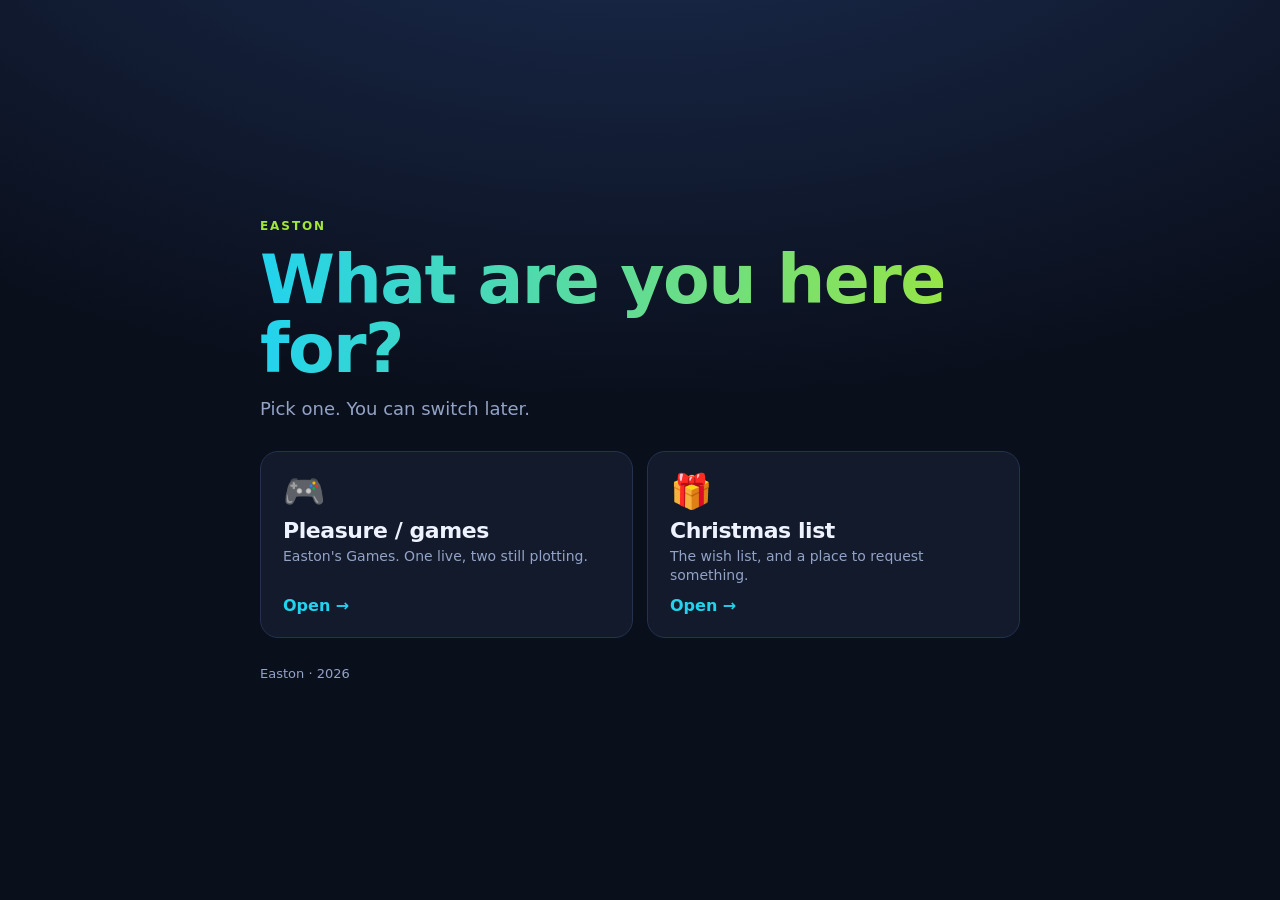
<file: index.html>
<!DOCTYPE html>
<html lang="en">
<head>
<meta charset="utf-8">
<meta name="viewport" content="width=device-width,initial-scale=1">
<meta name="theme-color" content="#0a0f1c">
<title>What are you here for? · Easton</title>
<style>
  :root{--bg:#0a0f1c;--card:#121a2c;--line:#24324f;--txt:#eef3ff;--muted:#93a3c6;--a:#22d3ee;--b:#a3e635;color-scheme:dark}
  *{box-sizing:border-box}
  [hidden]{display:none !important}
  body{margin:0;min-height:100vh;min-height:100dvh;display:flex;align-items:center;justify-content:center;font-family:-apple-system,system-ui,Segoe UI,Roboto,sans-serif;background:radial-gradient(1100px 600px at 50% -200px,#1d2f55,var(--bg));color:var(--txt);padding:max(28px,env(safe-area-inset-top)) 20px max(28px,env(safe-area-inset-bottom))}
  .gate{width:min(760px,100%)}
  .kicker{margin:0;font-size:12px;font-weight:800;letter-spacing:.16em;text-transform:uppercase;color:var(--b)}
  h1{margin:12px 0 0;font-size:clamp(40px,8vw,68px);letter-spacing:-1.6px;line-height:1.02;background:linear-gradient(90deg,var(--a),var(--b));-webkit-background-clip:text;background-clip:text;color:transparent}
  .lede{margin:14px 0 0;color:var(--muted);font-size:18px;min-height:1.4em}
  .choices{margin-top:28px;display:grid;gap:14px}
  @media(min-width:720px){.choices{grid-template-columns:1fr 1fr}}
  .choice{display:flex;flex-direction:column;align-items:flex-start;gap:10px;min-height:148px;width:100%;padding:22px;border-radius:18px;background:var(--card);border:1px solid var(--line);color:inherit;text-decoration:none;font:inherit;text-align:left;cursor:pointer;transition:transform .15s,border-color .15s,box-shadow .15s}
  .choice:hover,.choice:focus-visible{transform:translateY(-4px) rotate(-.4deg);border-color:var(--a);box-shadow:0 12px 30px -10px rgba(34,211,238,.45);outline:none}
  .choice .emoji{font-size:34px;line-height:1}
  .choice strong{display:block;font-size:clamp(18px,2.4vw,22px);letter-spacing:-.02em}
  .choice small{display:block;margin-top:4px;color:var(--muted);font-size:14px;line-height:1.4}
  .choice .go{margin-top:auto;color:var(--a);font-weight:800}
  .back{margin-top:16px;background:none;border:0;color:var(--muted);font:inherit;font-size:14px;font-weight:600;cursor:pointer;padding:8px 0}
  .back:hover,.back:focus-visible{color:var(--a);outline:none}
  .note{margin:14px 0 0;color:#fdba74;font-size:14px}
  footer{margin-top:28px;color:var(--muted);font-size:13px}
  @media(prefers-reduced-motion:reduce){.choice{transition:none}}
</style>
</head>
<body>
<main class="gate">
  <p class="kicker">Easton</p>
  <h1 id="prompt" tabindex="-1">What are you here for?</h1>
  <p class="lede" id="lede">Pick one. You can switch later.</p>
  <div id="options" class="choices"></div>
  <p class="note" id="note" hidden></p>
  <button type="button" class="back" id="back" hidden>← Previous question</button>
  <noscript>
    <div class="choices">
      <a class="choice" href="games.html"><span class="emoji">🎮</span><span><strong>Pleasure / games</strong><small>Easton's Games. One live, two still plotting.</small></span></a>
      <a class="choice" href="christmas.html"><span class="emoji">🎁</span><span><strong>Christmas list</strong><small>The wish list, and a place to request something.</small></span></a>
    </div>
  </noscript>
  <footer>Easton · 2026</footer>
</main>
<script src="questions.js"></script>
<script>
(function () {
  var cfg = window.EASTON_GATE_CONFIG || { start: "", questions: {} };
  var questions = cfg.questions || {};
  var promptEl = document.getElementById("prompt");
  var ledeEl = document.getElementById("lede");
  var optionsEl = document.getElementById("options");
  var noteEl = document.getElementById("note");
  var backBtn = document.getElementById("back");
  var history = [];
  var currentId = "";

  function setNote(text) {
    noteEl.hidden = !text;
    noteEl.textContent = text || "";
  }

  function safeHref(href) {
    if (!href || typeof href !== "string") return "";
    var trimmed = href.trim();
    if (!trimmed || /^javascript:/i.test(trimmed) || /^data:/i.test(trimmed)) return "";
    return trimmed;
  }

  function optionElement(option) {
    var href = safeHref(option.href);
    var el = href ? document.createElement("a") : document.createElement("button");
    el.className = "choice";
    if (href) {
      el.href = href;
    } else {
      el.type = "button";
      el.addEventListener("click", function () {
        if (!option.next) {
          setNote("This option needs an href or a next question.");
          return;
        }
        if (!questions[option.next]) {
          setNote("No question called \u201c" + option.next + "\u201d yet. Add it to questions.js.");
          return;
        }
        show(option.next, true);
      });
    }
    if (option.emoji) {
      var emoji = document.createElement("span");
      emoji.className = "emoji";
      emoji.setAttribute("aria-hidden", "true");
      emoji.textContent = option.emoji;
      el.appendChild(emoji);
    }
    var text = document.createElement("span");
    var label = document.createElement("strong");
    label.textContent = option.label || "Option";
    text.appendChild(label);
    if (option.detail) {
      var detail = document.createElement("small");
      detail.textContent = option.detail;
      text.appendChild(detail);
    }
    el.appendChild(text);
    var go = document.createElement("span");
    go.className = "go";
    go.setAttribute("aria-hidden", "true");
    go.textContent = href ? "Open \u2192" : "Next \u2192";
    el.appendChild(go);
    return el;
  }

  function show(id, recordHistory) {
    var question = questions[id];
    if (!question) {
      promptEl.textContent = "That question is missing.";
      ledeEl.textContent = "";
      optionsEl.replaceChildren();
      setNote("Nothing is configured for \u201c" + id + "\u201d.");
      return;
    }
    if (recordHistory && currentId) history.push(currentId);
    currentId = id;
    setNote("");
    promptEl.textContent = question.prompt || "";
    ledeEl.textContent = question.lede || "";
    document.title = (question.prompt || "Easton") + " \u00b7 Easton";
    var options = Array.isArray(question.options) ? question.options : [];
    optionsEl.replaceChildren.apply(optionsEl, options.map(optionElement));
    backBtn.hidden = history.length === 0;
  }

  function back() {
    var previous = history.pop();
    if (!previous) return;
    show(previous, false);
    promptEl.focus();
  }

  backBtn.addEventListener("click", back);

  window.EastonGate = {
    config: cfg,
    show: show,
    back: back,
    state: function () {
      return { currentId: currentId, history: history.slice() };
    }
  };

  show(cfg.start, false);
})();
</script>
</body>
</html>
</file>
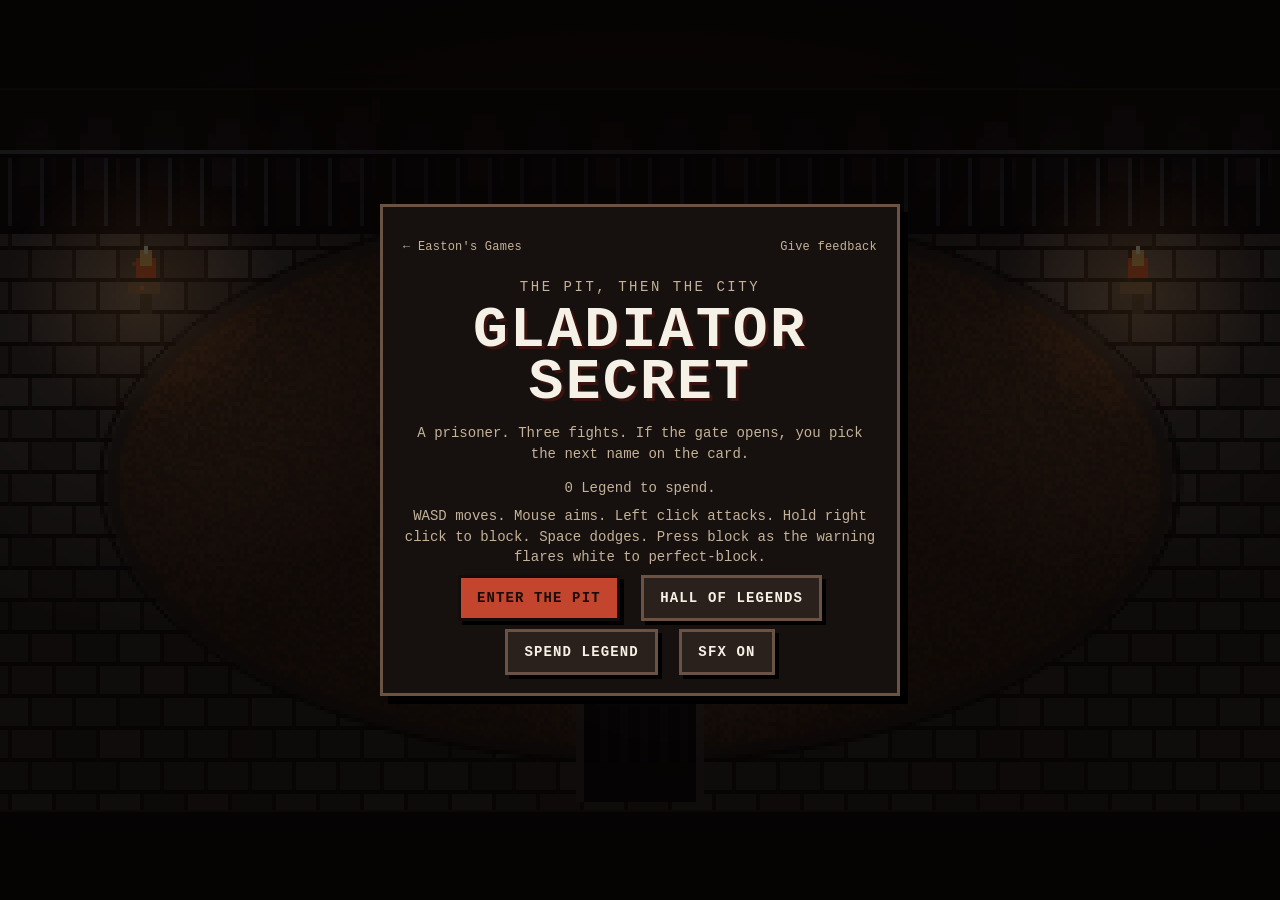
<file: gladiator-secret/index.html>
<!DOCTYPE html>
<html lang="en">
<head>
<meta charset="utf-8">
<meta name="viewport" content="width=device-width, initial-scale=1">
<title>Gladiator Secret</title>
<meta http-equiv="refresh" content="0; url=../gladiator/">
<script>window.location.replace('../gladiator/');</script>
</head>
<body>
<p><a href="../gladiator/">Gladiator Secret</a></p>
</body>
</html>
</file>
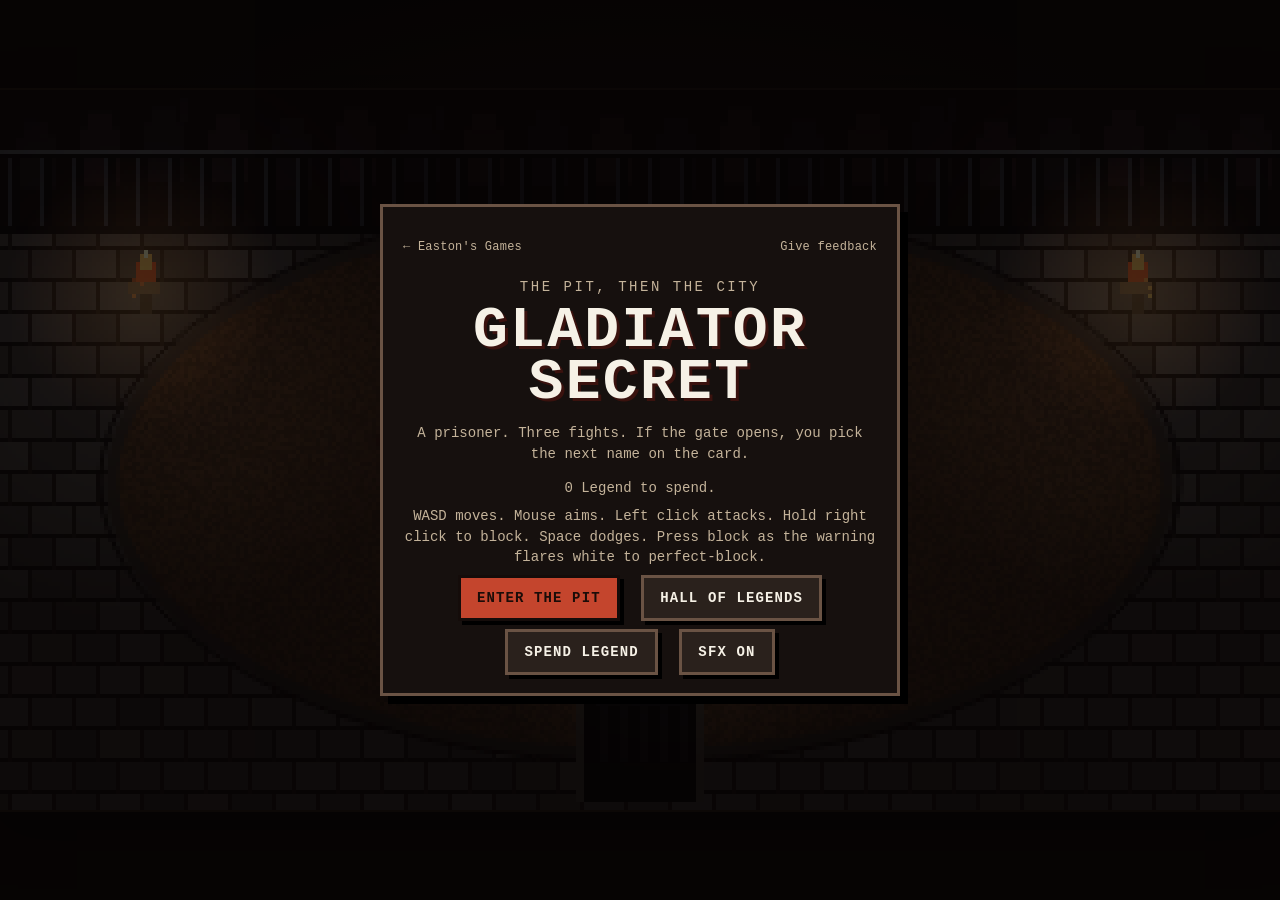
<file: gladiator/index.html>
<!DOCTYPE html>
<html lang="en">
<head>
<meta charset="utf-8">
<meta name="viewport" content="width=device-width, initial-scale=1, maximum-scale=1, user-scalable=no, viewport-fit=cover">
<meta name="theme-color" content="#140c0a">
<meta name="description" content="Gladiator Secret. A pit fight, then a career in the sand, if you live.">
<title>Gladiator Secret</title>
<link rel="icon" href="data:image/svg+xml,%3Csvg xmlns='http://www.w3.org/2000/svg' viewBox='0 0 16 16'%3E%3Crect fill='%23140c0a' width='16' height='16'/%3E%3Cpath fill='%23e8c070' d='M7 1h2v6h3v2H10v6H6V9H4V7h3z'/%3E%3C/svg%3E">
<link rel="stylesheet" href="style.css">
</head>
<body>
<div id="app" data-mode="title" data-fight="0" data-hp="100" data-stam="100" data-ehp="0">
  <div class="stage">
    <div class="frame" id="frame">
      <canvas id="game" width="320" height="180" aria-label="Gladiator Secret arena"></canvas>
      <div id="hud">
        <div class="bars">
          <div class="bar hp" id="hp-bar" role="meter" aria-label="Health" aria-valuemin="0" aria-valuemax="100" aria-valuenow="100">
            <span class="fill" id="hp-fill"></span><b>HP</b>
          </div>
          <div class="bar st" id="st-bar" role="meter" aria-label="Stamina" aria-valuemin="0" aria-valuemax="100" aria-valuenow="100">
            <span class="fill" id="st-fill"></span><b>ST</b>
          </div>
        </div>
        <div id="fight-label">
          <strong id="fight-name">Fight I</strong>
          <div class="pips" id="pips"><i></i><i></i><i></i><i></i></div>
        </div>
        <div class="hud-actions">
          <button type="button" id="btn-mute" aria-pressed="false">SFX</button>
          <button type="button" id="btn-pause">Pause</button>
        </div>
      </div>
      <p id="prompt" hidden></p>
      <div id="banner" hidden>
        <p id="banner-kicker"></p>
        <h2 id="banner-title"></h2>
        <p class="sub" id="banner-sub"></p>
      </div>
    </div>
  </div>

  <div id="hub-dock" hidden></div>

  <div id="touch" class="touch-controls" hidden>
    <div id="joy" class="joy" aria-label="Move joystick"><div id="knob" class="knob"></div></div>
    <div class="buttons">
      <button type="button" id="btn-dodge" class="act act-dodge">Dodge</button>
      <button type="button" id="btn-block" class="act act-block">Block</button>
      <button type="button" id="btn-attack" class="act act-attack">Attack</button>
    </div>
  </div>

  <div id="overlay">
    <section class="panel" id="panel-title">
      <div class="panel-nav">
        <a class="site-back" href="../games.html">← Easton's Games</a>
        <a class="site-feedback" href="feedback.html" target="_blank" rel="noopener">Give feedback</a>
      </div>
      <p class="eyebrow">The pit, then the city</p>
      <h1>Gladiator<br>Secret</h1>
      <p class="lede">A prisoner. Three fights. If the gate opens, you pick the next name on the card.</p>
      <p class="controls-line" id="title-legend"></p>
      <p class="controls-line" id="title-save" hidden></p>
      <p class="controls-line" id="title-controls"></p>
      <button type="button" class="primary" id="btn-resume-career" hidden>Resume career</button>
      <button type="button" class="primary" id="btn-start">Enter the pit</button>
      <button type="button" class="secondary" id="btn-hall">Hall of Legends</button>
      <button type="button" class="secondary" id="btn-legend">Spend Legend</button>
      <button type="button" class="secondary" id="btn-mute-title">SFX on</button>
    </section>

    <section class="panel" id="panel-pause" hidden>
      <p class="eyebrow">Paused</p>
      <h2>The pit waits</h2>
      <p class="controls-line" id="pause-controls"></p>
      <button type="button" class="primary" id="btn-resume">Resume</button>
      <button type="button" class="secondary" id="btn-restart">Restart run</button>
    </section>

    <section class="panel" id="panel-dead" hidden>
      <p class="eyebrow">Game over</p>
      <h2>Cut down</h2>
      <p id="dead-blurb">The sand keeps the body. The yard keeps the name. The next prisoner starts at the first fight.</p>
      <div class="stats" id="dead-stats"></div>
      <button type="button" class="primary" id="btn-again">From the first fight</button>
      <button type="button" class="secondary" id="btn-dead-hall">Hall</button>
      <button type="button" class="secondary" id="btn-dead-title">Title</button>
      <p class="feedback-row"><a class="site-feedback" href="feedback.html" target="_blank" rel="noopener">Give feedback</a></p>
    </section>

    <section class="panel" id="panel-champion" hidden>
      <p class="eyebrow">The card is finished</p>
      <h2>Champion of Rome</h2>
      <p id="champ-name"></p>
      <p id="champ-copy"></p>
      <button type="button" class="primary" id="btn-champ-again">A new prisoner</button>
      <button type="button" class="secondary" id="btn-champ-title">Title</button>
      <p class="feedback-row"><a class="site-feedback" href="feedback.html" target="_blank" rel="noopener">Give feedback</a></p>
    </section>

    <section class="panel" id="panel-hall" hidden>
      <div id="hall-body"></div>
      <button type="button" class="secondary" id="btn-hall-back">Back</button>
    </section>

    <section class="panel" id="panel-legend" hidden>
      <div id="legend-body"></div>
      <button type="button" class="secondary" id="btn-legend-back">Back</button>
    </section>
  </div>
</div>
<div id="sr" class="sr-only" aria-live="polite"></div>
<script src="sprites.js"></script>
<script src="career.js"></script>
<script src="game.js"></script>
</body>
</html>
</file>
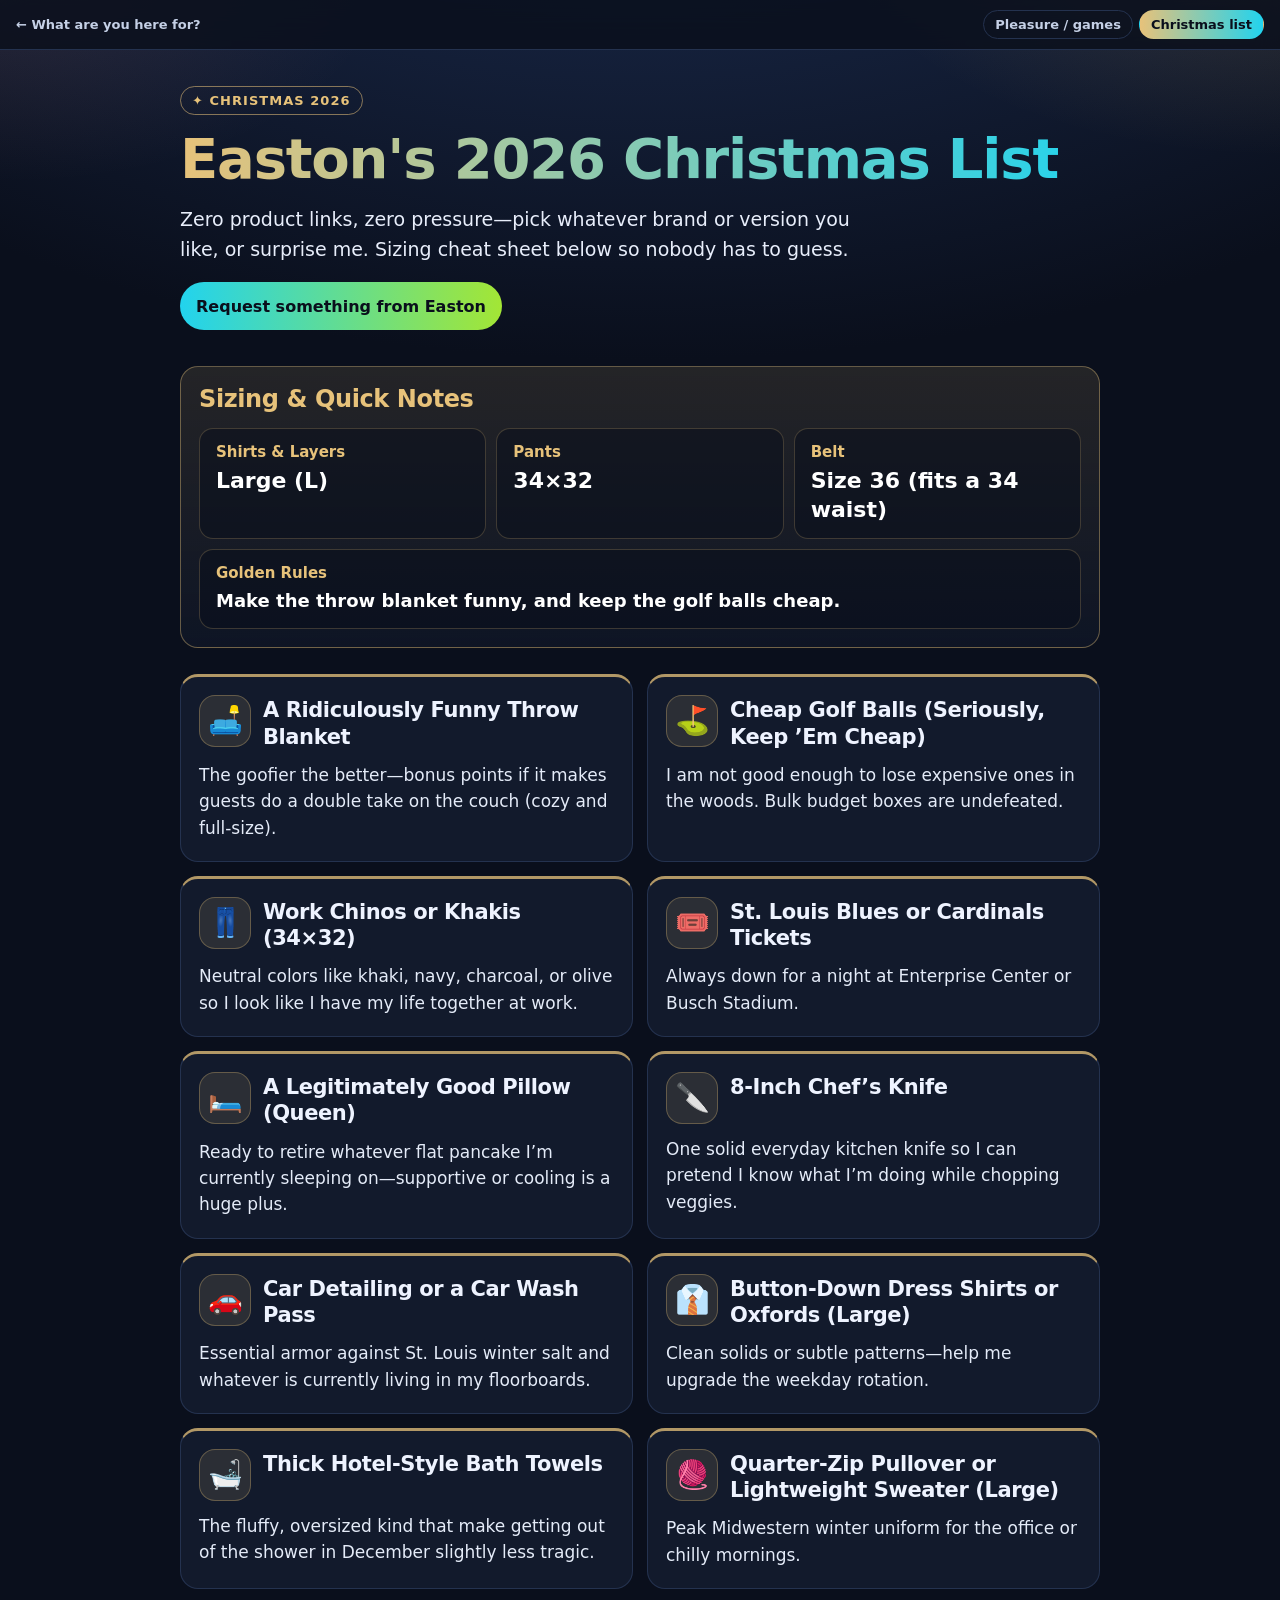
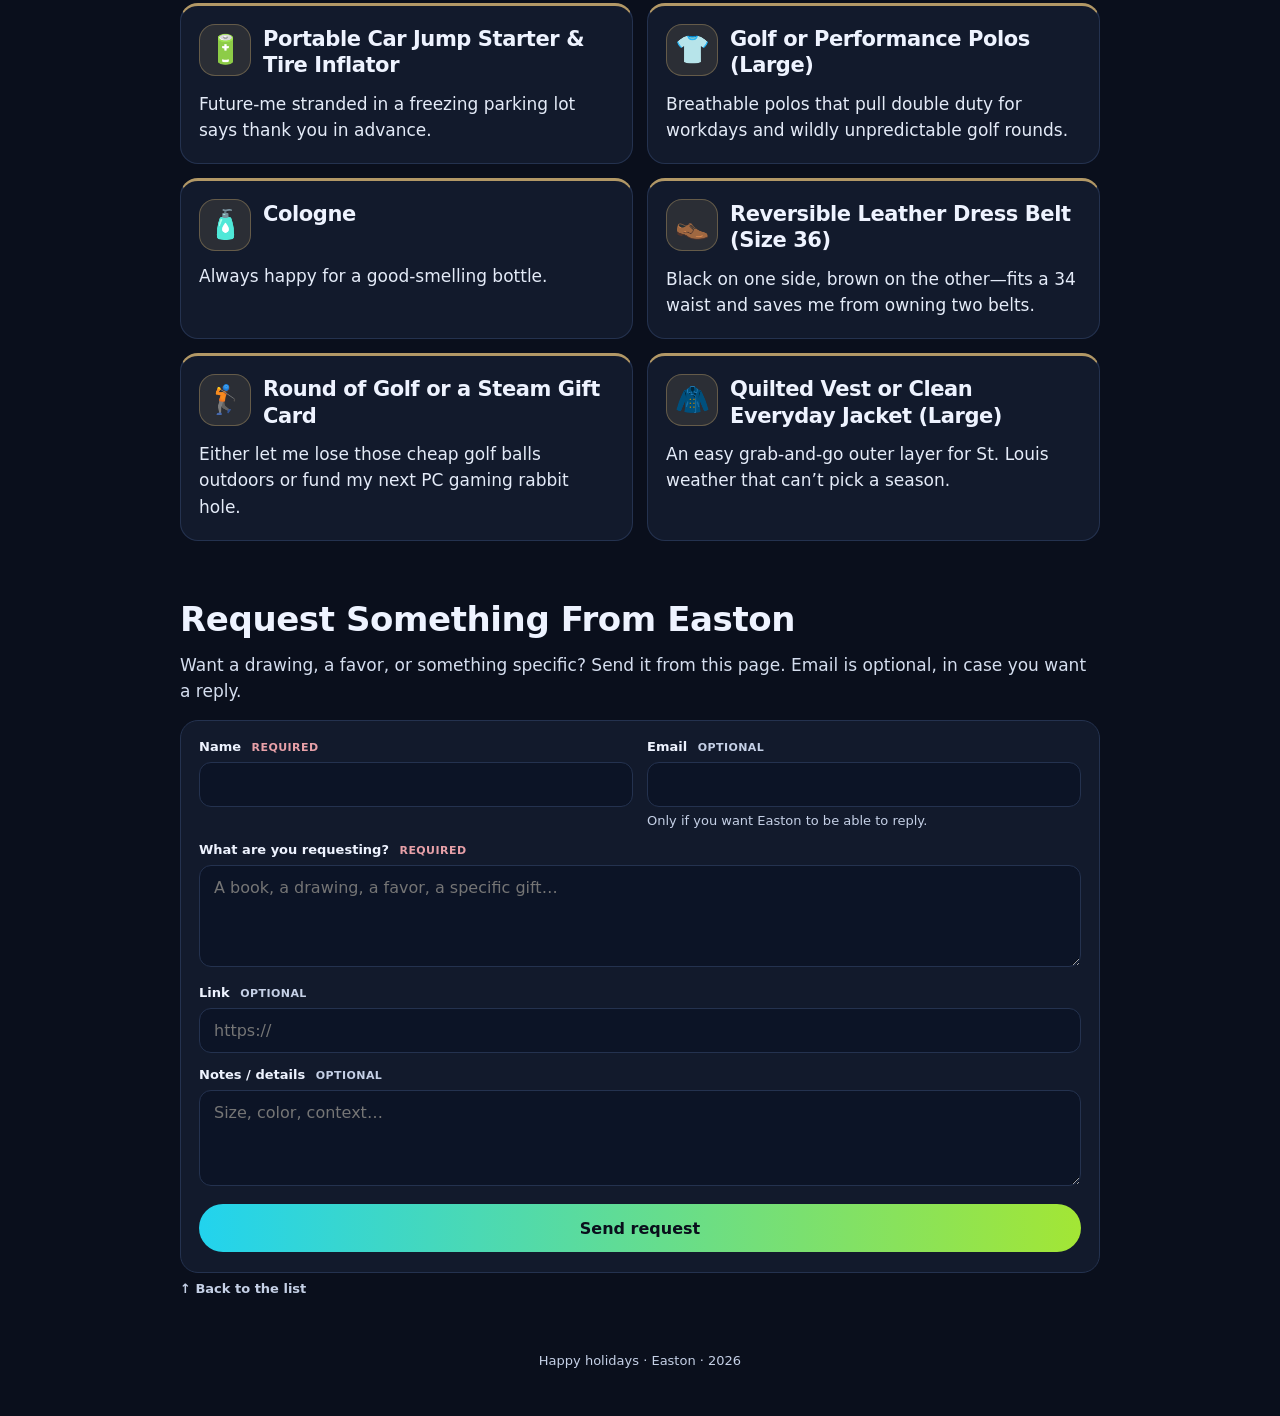
<file: christmas.html>
<!DOCTYPE html>
<html lang="en">
<head>
<meta charset="utf-8">
<meta name="viewport" content="width=device-width,initial-scale=1">
<meta name="theme-color" content="#0a0f1c">
<title>Easton's 2026 Christmas List</title>
<style>
  :root{--bg:#0a0f1c;--card:#121a2c;--line:#24324f;--txt:#eef3ff;--muted:#c5d0e6;--a:#22d3ee;--b:#a3e635;--gold:#e7c27a;--berry:#e7a0a8;color-scheme:dark}
  *{box-sizing:border-box}
  [hidden]{display:none !important}
  body{margin:0;font-family:-apple-system,system-ui,Segoe UI,Roboto,sans-serif;background:
    radial-gradient(720px 380px at 100% -80px,rgba(231,194,122,.18),transparent 62%),
    radial-gradient(640px 340px at 0% -20px,rgba(231,160,168,.12),transparent 60%),
    radial-gradient(1100px 600px at 50% -240px,#1d2f55,var(--bg));
    color:var(--txt);min-height:100vh}
  .way{display:flex;flex-wrap:wrap;align-items:center;justify-content:space-between;gap:10px 16px;padding:10px 16px;border-bottom:1px solid var(--line);background:rgba(10,15,28,.82);position:sticky;top:0;z-index:5;backdrop-filter:blur(12px)}
  .way a.front{color:var(--muted);text-decoration:none;font-size:13px;font-weight:600}
  .way a.front:hover{color:var(--a)}
  .pills{display:flex;gap:6px;flex-wrap:wrap}
  .pills a{text-decoration:none;font-size:13px;font-weight:700;color:var(--muted);border:1px solid var(--line);padding:6px 11px;border-radius:999px}
  .pills a:hover{border-color:var(--a);color:var(--txt)}
  .pills a[aria-current="page"]{color:#0a0f1c;background:linear-gradient(90deg,var(--gold),var(--a));border-color:transparent}
  a:focus-visible,button:focus-visible,input:focus-visible,textarea:focus-visible{outline:2px solid var(--a);outline-offset:2px}
  header{max-width:960px;margin:0 auto;padding:36px 20px 6px}
  .badge{display:inline-block;font-size:13px;font-weight:800;letter-spacing:.08em;text-transform:uppercase;color:var(--gold);border:1px solid rgba(231,194,122,.55);padding:6px 11px;border-radius:999px}
  h1{margin:14px 0 0;font-size:clamp(34px,6vw,56px);letter-spacing:-1.2px;line-height:1.08;background:linear-gradient(90deg,var(--gold),var(--a));-webkit-background-clip:text;background-clip:text;color:transparent}
  .lede{color:#e8eefb;margin:16px 0 0;font-size:clamp(17px,2.3vw,19px);max-width:44rem;line-height:1.55}
  .jump{display:inline-flex;align-items:center;margin-top:18px;color:#0a0f1c;background:linear-gradient(90deg,var(--a),var(--b));text-decoration:none;font-weight:800;font-size:16px;padding:12px 16px;border-radius:999px;min-height:48px}
  .jump:hover{filter:brightness(1.05)}
  main{max-width:960px;margin:0 auto;padding:8px 20px 20px}
  section{padding-top:8px}
  #list{scroll-margin-top:76px;margin-top:18px}
  #request{scroll-margin-top:76px;margin-top:42px}
  h2{margin:8px 0 12px;font-size:clamp(26px,4vw,34px);letter-spacing:-.4px;line-height:1.2}
  .section-copy{color:#d5deef;margin:0 0 16px;font-size:17px;line-height:1.55}
  .cheat{margin-top:22px;padding:18px;border-radius:18px;background:linear-gradient(180deg,rgba(231,194,122,.12),rgba(18,26,44,.55));border:1px solid rgba(231,194,122,.4)}
  .cheat h2{margin:0 0 14px;font-size:clamp(20px,3vw,24px);color:var(--gold)}
  .cheat dl{display:grid;gap:10px;margin:0}
  @media(min-width:760px){
    .cheat dl{grid-template-columns:repeat(3,1fr)}
    .cheat .rule{grid-column:1 / -1}
  }
  .cheat div{background:rgba(10,15,28,.55);border:1px solid rgba(231,194,122,.22);border-radius:14px;padding:14px 16px}
  .cheat dt{margin:0;font-size:15px;font-weight:700;color:var(--gold)}
  .cheat dd{margin:6px 0 0;font-size:22px;font-weight:700;line-height:1.3;color:#fff}
  .cheat .rule dd{font-size:18px;line-height:1.45}
  .gifts{display:grid;grid-template-columns:1fr;gap:14px}
  @media(min-width:760px){.gifts{grid-template-columns:1fr 1fr}}
  .gift,.soon,.form-card,.confirm{background:var(--card);border:1px solid var(--line);border-radius:18px;padding:18px 18px 20px}
  .gift{border-top:3px solid rgba(231,194,122,.75)}
  .gift-top{display:flex;align-items:flex-start;gap:12px}
  .emoji{flex:none;width:52px;height:52px;display:grid;place-items:center;font-size:28px;line-height:1;border-radius:16px;background:rgba(231,194,122,.12);border:1px solid rgba(231,194,122,.3)}
  .gift h3{margin:2px 0 0;font-size:21px;line-height:1.25;letter-spacing:-.02em}
  .gift p{margin:0}
  .gift .note{margin:12px 0 0;color:#e4ebf8;font-size:17px;line-height:1.55}
  .soon{border-style:dashed;border-color:rgba(231,194,122,.45);text-align:left}
  .soon .mark{font-size:36px;line-height:1}
  .soon h3{margin:10px 0 6px;font-size:22px}
  .soon p{margin:0;color:#d5deef;font-size:17px;line-height:1.5}
  .form-card{display:grid;gap:14px}
  .split{display:grid;gap:14px}
  @media(min-width:680px){.split{grid-template-columns:1fr 1fr}}
  label{display:block;font-size:13px;font-weight:700}
  .tag{font-weight:700;font-size:11px;letter-spacing:.04em;text-transform:uppercase;margin-left:6px;color:var(--muted)}
  .tag.req{color:var(--berry)}
  .hint{display:block;margin-top:6px;color:var(--muted);font-size:13px;font-weight:500}
  input,textarea{width:100%;margin-top:8px;padding:12px 14px;border-radius:12px;border:1px solid var(--line);background:#0c1426;color:var(--txt);font:inherit;font-size:16px}
  textarea{resize:vertical;min-height:96px}
  input:user-invalid,textarea:user-invalid{border-color:#f87171}
  input:-webkit-autofill,textarea:-webkit-autofill{-webkit-text-fill-color:var(--txt);box-shadow:0 0 0 1000px #0c1426 inset}
  .hp{position:absolute;width:1px;height:1px;padding:0;margin:-1px;overflow:hidden;clip:rect(0,0,0,0);white-space:nowrap;border:0}
  button.send,button.ghost{font:inherit;font-weight:800;border-radius:999px;padding:14px 18px;min-height:48px;cursor:pointer}
  button.send{border:0;color:#0a0f1c;background:linear-gradient(90deg,var(--a),var(--b));font-size:16px}
  button.send:disabled{opacity:.55;cursor:progress}
  button.ghost{background:transparent;color:var(--txt);border:1px solid var(--line)}
  button.ghost:hover{border-color:var(--a)}
  .banner{border-radius:14px;padding:14px 16px;font-size:14px;line-height:1.45}
  .banner.error{background:#2a1520;border:1px solid #7f1d1d;color:#fecaca}
  .confirm{text-align:left}
  .confirm h3{margin:8px 0;font-size:26px}
  .confirm p{margin:0 0 16px;color:var(--muted);line-height:1.5}
  .confirm .mark{display:inline-grid;place-items:center;width:42px;height:42px;border-radius:50%;background:rgba(163,230,53,.15);color:var(--b);font-weight:900}
  .back-list{display:inline-block;margin-top:8px;color:var(--muted);font-size:13px;font-weight:600;text-decoration:none}
  .back-list:hover{color:var(--a)}
  footer{text-align:center;color:var(--muted);font-size:13px;padding:36px 20px 48px}
  @media(prefers-reduced-motion:reduce){.jump,button{transition:none}}
</style>
</head>
<body>
<nav class="way" aria-label="Site">
  <a class="front" href="./">← What are you here for?</a>
  <div class="pills">
    <a href="games.html">Pleasure / games</a>
    <a href="christmas.html" aria-current="page">Christmas list</a>
  </div>
</nav>

<header>
  <span class="badge">✦ Christmas 2026</span>
  <h1 id="page-title">Easton's 2026 Christmas List</h1>
  <p class="lede">Zero product links, zero pressure—pick whatever brand or version you like, or surprise me. Sizing cheat sheet below so nobody has to guess.</p>
  <a class="jump" href="#request">Request something from Easton</a>
</header>

<main>
  <section class="cheat" aria-labelledby="cheat-heading">
    <h2 id="cheat-heading">Sizing &amp; Quick Notes</h2>
    <dl>
      <div>
        <dt>Shirts &amp; Layers</dt>
        <dd>Large (L)</dd>
      </div>
      <div>
        <dt>Pants</dt>
        <dd>34×32</dd>
      </div>
      <div>
        <dt>Belt</dt>
        <dd>Size 36 (fits a 34 waist)</dd>
      </div>
      <div class="rule">
        <dt>Golden Rules</dt>
        <dd>Make the throw blanket funny, and keep the golf balls cheap.</dd>
      </div>
    </dl>
  </section>

  <section id="list" aria-labelledby="page-title">
    <div id="list-root" class="gifts"></div>
    <div id="coming-soon" class="soon">
      <div class="mark" aria-hidden="true">🎁</div>
      <h3>The list is on its way</h3>
      <p>When the wishes are ready, each one will show up here with a name and a short note.</p>
    </div>
  </section>

  <section id="request" aria-labelledby="request-heading">
    <h2 id="request-heading">Request Something From Easton</h2>
    <p class="section-copy">Want a drawing, a favor, or something specific? Send it from this page. Email is optional, in case you want a reply.</p>

    <div id="confirm" class="confirm" hidden>
      <div class="mark" aria-hidden="true">✓</div>
      <h3>Request sent</h3>
      <p id="confirm-text"></p>
      <button type="button" class="ghost" id="another">Send another request</button>
    </div>

    <form id="request-form" class="form-card" novalidate>
      <div class="hp" aria-hidden="true">
        <label>Leave this field blank<input type="text" name="_honey" tabindex="-1" autocomplete="off" value=""></label>
      </div>
      <input type="hidden" name="_subject" value="New request from Easton's website">
      <input type="hidden" name="_template" value="table">

      <div class="split">
        <div>
          <label for="req-name">Name <span class="tag req">Required</span></label>
          <input id="req-name" name="name" type="text" autocomplete="name" required maxlength="120">
        </div>
        <div>
          <label for="req-email">Email <span class="tag">Optional</span></label>
          <input id="req-email" name="email" type="email" autocomplete="email" maxlength="200" inputmode="email">
          <span class="hint">Only if you want Easton to be able to reply.</span>
        </div>
      </div>

      <div>
        <label for="req-what">What are you requesting? <span class="tag req">Required</span></label>
        <textarea id="req-what" name="request" required maxlength="2000" rows="4" placeholder="A book, a drawing, a favor, a specific gift…"></textarea>
      </div>

      <div>
        <label for="req-link">Link <span class="tag">Optional</span></label>
        <input id="req-link" name="link" type="url" maxlength="500" placeholder="https://" inputmode="url">
      </div>

      <div>
        <label for="req-notes">Notes / details <span class="tag">Optional</span></label>
        <textarea id="req-notes" name="notes" maxlength="2000" rows="3" placeholder="Size, color, context…"></textarea>
      </div>

      <div id="form-error" class="banner error" hidden role="alert"></div>
      <button type="submit" class="send" id="send">Send request</button>
      <p id="live" style="position:absolute;width:1px;height:1px;overflow:hidden;clip:rect(0,0,0,0)" aria-live="polite"></p>
    </form>
    <a class="back-list" href="#list">↑ Back to the list</a>
    <noscript><p class="banner error" style="margin-top:14px">Sending a request needs JavaScript enabled.</p></noscript>
  </section>
</main>

<template id="gift-card">
  <article class="gift">
    <div class="gift-top">
      <span class="emoji" hidden aria-hidden="true"></span>
      <h3 class="gift-name"></h3>
    </div>
    <p class="gift-note note" hidden></p>
  </article>
</template>

<footer>Happy holidays · Easton · 2026</footer>

<script>
// Swap FORMSUBMIT_ENDPOINT for a masked FormSubmit hash later, for example:
// "https://formsubmit.co/ajax/yourRandomHash"
var FORMSUBMIT_ENDPOINT = "https://formsubmit.co/ajax/erenyart@gmail.com";

// Easton's 2026 Christmas list, in the order it should appear.
// Each item has a name, a note, and an optional emoji.
// No prices and no product links — shoppers pick the brand.
var CHRISTMAS_LIST = [
  {
    emoji: "🛋️",
    name: "A Ridiculously Funny Throw Blanket",
    note: "The goofier the better—bonus points if it makes guests do a double take on the couch (cozy and full-size)."
  },
  {
    emoji: "⛳",
    name: "Cheap Golf Balls (Seriously, Keep ’Em Cheap)",
    note: "I am not good enough to lose expensive ones in the woods. Bulk budget boxes are undefeated."
  },
  {
    emoji: "👖",
    name: "Work Chinos or Khakis (34×32)",
    note: "Neutral colors like khaki, navy, charcoal, or olive so I look like I have my life together at work."
  },
  {
    emoji: "🎟️",
    name: "St. Louis Blues or Cardinals Tickets",
    note: "Always down for a night at Enterprise Center or Busch Stadium."
  },
  {
    emoji: "🛏️",
    name: "A Legitimately Good Pillow (Queen)",
    note: "Ready to retire whatever flat pancake I’m currently sleeping on—supportive or cooling is a huge plus."
  },
  {
    emoji: "🔪",
    name: "8-Inch Chef’s Knife",
    note: "One solid everyday kitchen knife so I can pretend I know what I’m doing while chopping veggies."
  },
  {
    emoji: "🚗",
    name: "Car Detailing or a Car Wash Pass",
    note: "Essential armor against St. Louis winter salt and whatever is currently living in my floorboards."
  },
  {
    emoji: "👔",
    name: "Button-Down Dress Shirts or Oxfords (Large)",
    note: "Clean solids or subtle patterns—help me upgrade the weekday rotation."
  },
  {
    emoji: "🛁",
    name: "Thick Hotel-Style Bath Towels",
    note: "The fluffy, oversized kind that make getting out of the shower in December slightly less tragic."
  },
  {
    emoji: "🧶",
    name: "Quarter-Zip Pullover or Lightweight Sweater (Large)",
    note: "Peak Midwestern winter uniform for the office or chilly mornings."
  },
  {
    emoji: "🔋",
    name: "Portable Car Jump Starter & Tire Inflator",
    note: "Future-me stranded in a freezing parking lot says thank you in advance."
  },
  {
    emoji: "👕",
    name: "Golf or Performance Polos (Large)",
    note: "Breathable polos that pull double duty for workdays and wildly unpredictable golf rounds."
  },
  {
    emoji: "🧴",
    name: "Cologne",
    note: "Always happy for a good-smelling bottle."
  },
  {
    emoji: "👞",
    name: "Reversible Leather Dress Belt (Size 36)",
    note: "Black on one side, brown on the other—fits a 34 waist and saves me from owning two belts."
  },
  {
    emoji: "🏌️",
    name: "Round of Golf or a Steam Gift Card",
    note: "Either let me lose those cheap golf balls outdoors or fund my next PC gaming rabbit hole."
  },
  {
    emoji: "🧥",
    name: "Quilted Vest or Clean Everyday Jacket (Large)",
    note: "An easy grab-and-go outer layer for St. Louis weather that can’t pick a season."
  }
];

(function () {
  var listRoot = document.getElementById("list-root");
  var comingSoon = document.getElementById("coming-soon");
  var template = document.getElementById("gift-card");
  var form = document.getElementById("request-form");
  var sendBtn = document.getElementById("send");
  var errorEl = document.getElementById("form-error");
  var confirmEl = document.getElementById("confirm");
  var confirmText = document.getElementById("confirm-text");
  var anotherBtn = document.getElementById("another");
  var live = document.getElementById("live");
  var sending = false;

  function renderList() {
    var items = CHRISTMAS_LIST.filter(function (item) {
      return item && String(item.name || "").trim();
    });
    listRoot.replaceChildren();
    if (!items.length) {
      comingSoon.hidden = false;
      return;
    }
    comingSoon.hidden = true;
    items.forEach(function (item) {
      var node = template.content.cloneNode(true);
      var card = node.querySelector(".gift");
      var emoji = card.querySelector(".emoji");
      card.querySelector(".gift-name").textContent = String(item.name).trim();
      if (item.emoji) {
        emoji.hidden = false;
        emoji.textContent = String(item.emoji);
      }
      var note = card.querySelector(".gift-note");
      if (item.note) {
        note.hidden = false;
        note.textContent = String(item.note);
      }
      listRoot.appendChild(node);
    });
  }

  function announce(message) {
    live.textContent = message;
  }

  function showError(message) {
    errorEl.hidden = false;
    errorEl.textContent = message;
    announce(message);
  }

  function clearError() {
    errorEl.hidden = true;
    errorEl.textContent = "";
  }

  function formatFormError(message) {
    var text = String(message || "Something went wrong sending this request.");
    if (/activat|confirm your email/i.test(text)) {
      return "FormSubmit still needs this form activated before it can deliver requests. " + text;
    }
    return text;
  }

  function setSending(on) {
    sending = on;
    sendBtn.disabled = on;
    sendBtn.textContent = on ? "Sending…" : "Send request";
    sendBtn.setAttribute("aria-busy", on ? "true" : "false");
  }

  function requireTrimmed(input) {
    var value = input.value.trim();
    input.setCustomValidity(value ? "" : "Please fill this in.");
    return value;
  }

  ["name", "request"].forEach(function (fieldName) {
    form.elements[fieldName].addEventListener("input", function () {
      this.setCustomValidity("");
    });
  });

  function showSuccess(name, request) {
    form.hidden = true;
    confirmEl.hidden = false;
    confirmText.textContent = "Thanks, " + name + ". Easton will see this: \u201c" + request + ".\u201d";
    announce("Request sent.");
    anotherBtn.focus();
  }

  form.addEventListener("submit", function (event) {
    event.preventDefault();
    if (sending) return;
    clearError();

    form.elements.name.value = form.elements.name.value.trim();
    form.elements.email.value = form.elements.email.value.trim();
    form.elements.request.value = form.elements.request.value.trim();
    form.elements.link.value = form.elements.link.value.trim();
    form.elements.notes.value = form.elements.notes.value.trim();

    var name = requireTrimmed(form.elements.name);
    var request = requireTrimmed(form.elements.request);
    var email = form.elements.email.value;
    var link = form.elements.link.value;
    var notes = form.elements.notes.value;
    form.elements.email.setCustomValidity("");
    form.elements.link.setCustomValidity("");
    if (email && !form.elements.email.checkValidity()) {
      form.elements.email.setCustomValidity("Enter a valid email, or leave it blank.");
    }
    if (link && !form.elements.link.checkValidity()) {
      form.elements.link.setCustomValidity("Enter a full link starting with https://, or leave it blank.");
    }
    if (!form.reportValidity()) {
      announce("Check the required fields and try again.");
      return;
    }

    if (form.elements._honey.value) {
      form.elements._honey.value = "";
      showError("That didn't go through. Please try sending it again.");
      return;
    }

    var payload = {
      Name: name,
      "What are you requesting?": request,
      _subject: form.elements._subject.value,
      _template: form.elements._template.value,
      _honey: ""
    };
    if (email) {
      payload.Email = email;
      payload._replyto = email;
    }
    if (link) payload.Link = link;
    if (notes) payload["Notes / details"] = notes;

    setSending(true);
    announce("Sending your request.");

    fetch(FORMSUBMIT_ENDPOINT, {
      method: "POST",
      headers: {
        "Content-Type": "application/json",
        Accept: "application/json"
      },
      body: JSON.stringify(payload)
    }).then(function (response) {
      return response.json().catch(function () { return null; }).then(function (data) {
        var message = data && (data.message || data.error) || "";
        var successFlag = data && (data.success === true || data.success === "true");
        var needsActivation = /activat|confirm your email/i.test(String(message));
        if (response.ok && successFlag && !needsActivation) {
          showSuccess(name, request);
          return;
        }
        var fallback = message || ("The form service returned an error (" + response.status + ").");
        showError(formatFormError(fallback));
      });
    }).catch(function () {
      showError("Couldn't reach the form service. Check your connection and try again.");
    }).then(function () {
      setSending(false);
    });
  });

  anotherBtn.addEventListener("click", function () {
    form.reset();
    form.hidden = false;
    confirmEl.hidden = true;
    clearError();
    form.elements.name.focus();
    announce("");
  });

  window.EastonChristmas = {
    list: CHRISTMAS_LIST,
    renderList: renderList,
    endpoint: FORMSUBMIT_ENDPOINT
  };

  renderList();
})();
</script>
</body>
</html>
</file>
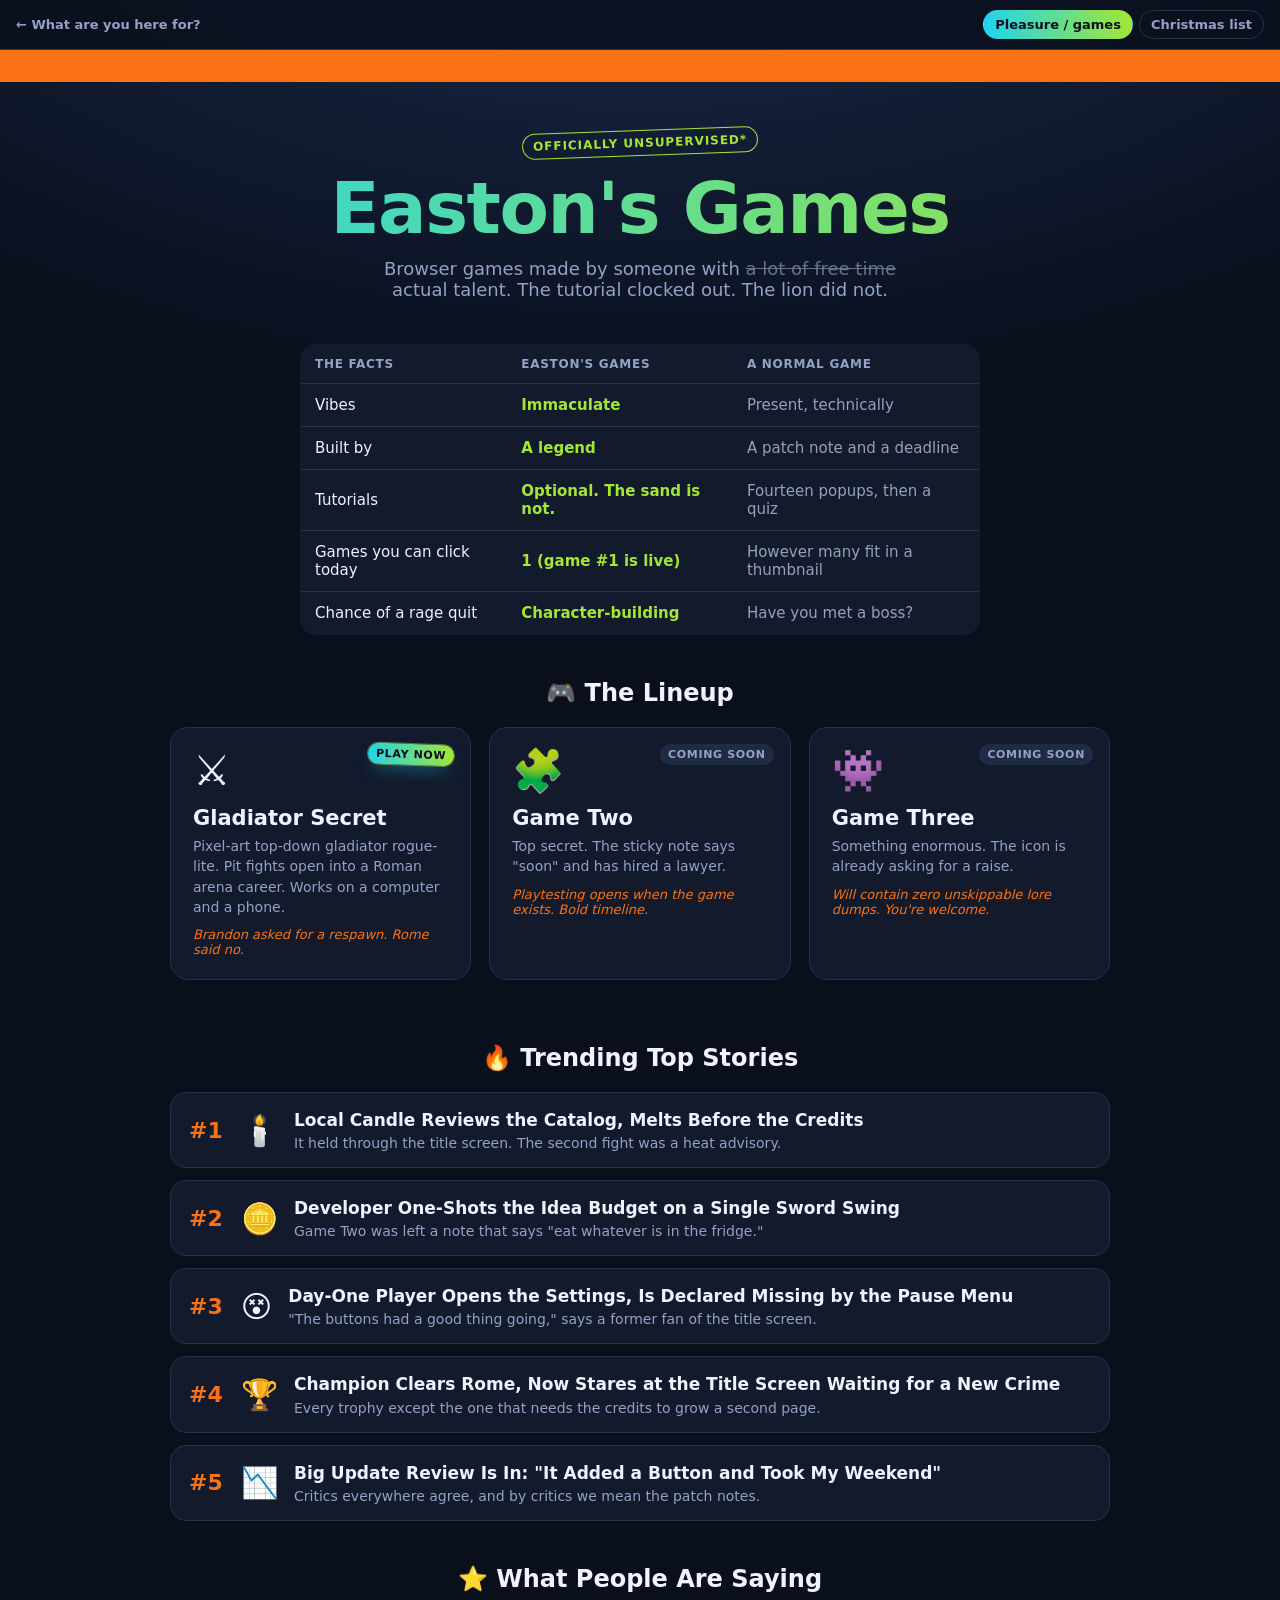
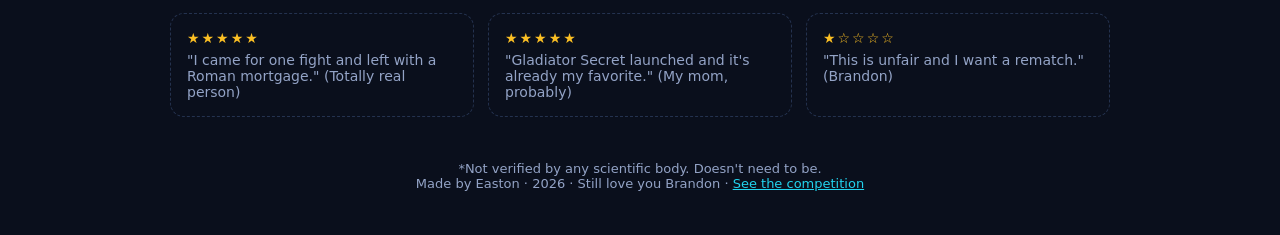
<file: games.html>
<!DOCTYPE html>
<html lang="en">
<head>
<meta charset="utf-8">
<meta name="viewport" content="width=device-width,initial-scale=1">
<link rel="icon" href="data:image/svg+xml,%3Csvg xmlns='http://www.w3.org/2000/svg' viewBox='0 0 16 16'%3E%3Crect fill='%230a0f1c' width='16' height='16'/%3E%3Cpath fill='%2322d3ee' d='M2 13l5-5 2 2-5 5z'/%3E%3Cpath fill='%23a3e635' d='M8 2l6 6-2 2-6-6z'/%3E%3C/svg%3E">
<title>Easton's Games (The Tutorial Left Early)</title>
<style>
  :root{--bg:#0a0f1c;--card:#121a2c;--line:#24324f;--txt:#eef3ff;--muted:#93a3c6;--a:#22d3ee;--b:#a3e635;--hot:#f97316}
  *{box-sizing:border-box}
  body{margin:0;font-family:-apple-system,system-ui,Segoe UI,Roboto,sans-serif;background:radial-gradient(1100px 600px at 50% -200px,#1d2f55,var(--bg));color:var(--txt);min-height:100vh}
  .ticker{background:var(--hot);color:#111;font-weight:800;font-size:14px;white-space:nowrap;overflow:hidden;padding:8px 0}
  .ticker span{display:inline-block;padding-left:100%;animation:scroll 28s linear infinite}
  @keyframes scroll{to{transform:translateX(-100%)}}
  header{text-align:center;padding:48px 20px 10px}
  .badge{display:inline-block;font-size:12px;font-weight:800;letter-spacing:.08em;text-transform:uppercase;color:var(--b);border:1px solid var(--b);padding:5px 10px;border-radius:999px;transform:rotate(-2deg)}
  h1{margin:16px 0 0;font-size:clamp(40px,8vw,72px);letter-spacing:-1.5px;line-height:1;background:linear-gradient(90deg,var(--a),var(--b));-webkit-background-clip:text;background-clip:text;color:transparent}
  header p{color:var(--muted);margin:14px auto 0;font-size:18px;max-width:560px}
  header p s{color:#64748b}
  .vs{max-width:720px;margin:34px auto 6px;padding:0 20px}
  .vs table{width:100%;border-collapse:collapse;background:var(--card);border:1px solid var(--line);border-radius:16px;overflow:hidden;font-size:15px}
  .vs th,.vs td{padding:12px 14px;text-align:left;border-bottom:1px solid var(--line)}
  .vs tr:last-child td{border-bottom:0}
  .vs th{font-size:12px;text-transform:uppercase;letter-spacing:.06em;color:var(--muted)}
  .vs td:nth-child(2){color:var(--b);font-weight:700}
  .vs td:nth-child(3){color:#94a3b8}
  h3{text-align:center;margin:44px 0 0;font-size:24px}
  main{max-width:980px;margin:0 auto;padding:20px;display:grid;grid-template-columns:repeat(auto-fill,minmax(270px,1fr));gap:18px}
  .card{position:relative;display:block;padding:22px;border-radius:18px;background:var(--card);border:1px solid var(--line);color:inherit;text-decoration:none;transition:transform .15s,border-color .15s,box-shadow .15s}
  .card:hover{transform:translateY(-4px) rotate(-.5deg);border-color:var(--a);box-shadow:0 12px 30px -10px rgba(34,211,238,.45)}
  .icon{font-size:42px;line-height:1}
  .card h2{margin:14px 0 6px;font-size:21px}
  .card p{margin:0;color:var(--muted);font-size:14px;line-height:1.45}
  .card .burn{margin-top:10px;font-size:13px;color:var(--hot);font-style:italic}
  .tag{position:absolute;top:16px;right:16px;font-size:11px;font-weight:800;text-transform:uppercase;letter-spacing:.06em;padding:4px 8px;border-radius:999px;background:#1f2b45;color:var(--muted)}
  .tag.live{background:linear-gradient(90deg,var(--a),var(--b));color:#0a0f1c;transform:rotate(2deg);box-shadow:0 0 0 1px rgba(163,230,53,.45),0 8px 18px -8px rgba(34,211,238,.95)}
  .reviews{max-width:980px;margin:20px auto 0;padding:0 20px;display:grid;grid-template-columns:repeat(auto-fill,minmax(280px,1fr));gap:14px}
  .review{background:transparent;border:1px dashed var(--line);border-radius:14px;padding:16px;font-size:14px;color:var(--muted)}
  .review b{display:block;color:#fbbf24;margin-bottom:6px;letter-spacing:2px}
  .stories{max-width:980px;margin:20px auto 0;padding:0 20px;display:grid;gap:12px}
  .story{display:flex;align-items:center;gap:16px;padding:16px 18px;border-radius:16px;background:var(--card);border:1px solid var(--line);color:inherit;text-decoration:none;transition:transform .15s,border-color .15s}
  .story:hover{transform:translateX(6px);border-color:var(--hot)}
  .rank{font-weight:900;font-size:22px;color:var(--hot);min-width:36px}
  .sicon{font-size:30px}
  .stxt b{display:block;font-size:17px;line-height:1.3}
  .stxt small{display:block;color:var(--muted);font-size:14px;margin-top:4px}
  footer{text-align:center;color:var(--muted);font-size:13px;padding:44px 20px}
  footer a{color:var(--a)}
  .way{display:flex;flex-wrap:wrap;align-items:center;justify-content:space-between;gap:10px 16px;padding:10px 16px;border-bottom:1px solid var(--line);background:rgba(10,15,28,.82);position:sticky;top:0;z-index:5;backdrop-filter:blur(12px)}
  .way a.front{color:var(--muted);text-decoration:none;font-size:13px;font-weight:600}
  .way a.front:hover{color:var(--a)}
  .pills{display:flex;gap:6px;flex-wrap:wrap}
  .pills a{text-decoration:none;font-size:13px;font-weight:700;color:var(--muted);border:1px solid var(--line);padding:6px 11px;border-radius:999px}
  .pills a:hover{border-color:var(--a);color:var(--txt)}
  .pills a[aria-current="page"]{color:#0a0f1c;background:linear-gradient(90deg,var(--a),var(--b));border-color:transparent}
  .way a:focus-visible{outline:2px solid var(--a);outline-offset:2px}
</style>
</head>
<body>
<nav class="way" aria-label="Site">
  <a class="front" href="./">← What are you here for?</a>
  <div class="pills">
    <a href="games.html" aria-current="page">Pleasure / games</a>
    <a href="christmas.html">Christmas list</a>
  </div>
</nav>
<div class="ticker"><span>🚨 BREAKING: Local developer ships one game and immediately opens a news desk about it 🚨 &nbsp; Scientists confirm these games are 100% more Easton than the tab you meant to close &nbsp; 🕯️ &nbsp; Independent playtester calls the pause button emotionally supportive &nbsp; 🚨 &nbsp; Experts agree: it is not a competition, unless the lion is keeping score</span></div>

<header>
  <span class="badge">Officially unsupervised*</span>
  <h1>Easton's Games</h1>
  <p>Browser games made by someone with <s>a lot of free time</s> actual talent. The tutorial clocked out. The lion did not.</p>
</header>

<section class="vs">
  <table>
    <tr><th>The facts</th><th>Easton's Games</th><th>A Normal Game</th></tr>
    <tr><td>Vibes</td><td>Immaculate</td><td>Present, technically</td></tr>
    <tr><td>Built by</td><td>A legend</td><td>A patch note and a deadline</td></tr>
    <tr><td>Tutorials</td><td>Optional. The sand is not.</td><td>Fourteen popups, then a quiz</td></tr>
    <tr><td>Games you can click today</td><td>1 (game #1 is live)</td><td>However many fit in a thumbnail</td></tr>
    <tr><td>Chance of a rage quit</td><td>Character-building</td><td>Have you met a boss?</td></tr>
  </table>
</section>

<h3>🎮 The Lineup</h3>
<main>
  <a class="card" href="gladiator/"><span class="tag live">Play now</span><div class="icon">⚔️</div><h2>Gladiator Secret</h2><p>Pixel-art top-down gladiator rogue-lite. Pit fights open into a Roman arena career. Works on a computer and a phone.</p><div class="burn">Brandon asked for a respawn. Rome said no.</div></a>
  <a class="card"><span class="tag">Coming soon</span><div class="icon">🧩</div><h2>Game Two</h2><p>Top secret. The sticky note says "soon" and has hired a lawyer.</p><div class="burn">Playtesting opens when the game exists. Bold timeline.</div></a>
  <a class="card"><span class="tag">Coming soon</span><div class="icon">👾</div><h2>Game Three</h2><p>Something enormous. The icon is already asking for a raise.</p><div class="burn">Will contain zero unskippable lore dumps. You're welcome.</div></a>
</main>


<h3>🔥 Trending Top Stories</h3>
<section class="stories"><a class="story" href="stories/candle.html"><span class="rank">#1</span><span class="sicon">🕯️</span><span class="stxt"><b>Local Candle Reviews the Catalog, Melts Before the Credits</b><small>It held through the title screen. The second fight was a heat advisory.</small></span></a><a class="story" href="stories/tokens.html"><span class="rank">#2</span><span class="sicon">🪙</span><span class="stxt"><b>Developer One-Shots the Idea Budget on a Single Sword Swing</b><small>Game Two was left a note that says "eat whatever is in the fridge."</small></span></a><a class="story" href="stories/overwhelmed.html"><span class="rank">#3</span><span class="sicon">😵</span><span class="stxt"><b>Day-One Player Opens the Settings, Is Declared Missing by the Pause Menu</b><small>"The buttons had a good thing going," says a former fan of the title screen.</small></span></a><a class="story" href="stories/no-content.html"><span class="rank">#4</span><span class="sicon">🏆</span><span class="stxt"><b>Champion Clears Rome, Now Stares at the Title Screen Waiting for a New Crime</b><small>Every trophy except the one that needs the credits to grow a second page.</small></span></a><a class="story" href="stories/expansion.html"><span class="rank">#5</span><span class="sicon">📉</span><span class="stxt"><b>Big Update Review Is In: "It Added a Button and Took My Weekend"</b><small>Critics everywhere agree, and by critics we mean the patch notes.</small></span></a></section>

<h3>⭐ What People Are Saying</h3>
<section class="reviews">
  <div class="review"><b>★★★★★</b>"I came for one fight and left with a Roman mortgage." (Totally real person)</div>
  <div class="review"><b>★★★★★</b>"Gladiator Secret launched and it's already my favorite." (My mom, probably)</div>
  <div class="review"><b>★☆☆☆☆</b>"This is unfair and I want a rematch." (Brandon)</div>
</section>

<footer>*Not verified by any scientific body. Doesn't need to be.<br>Made by Easton · 2026 · Still love you Brandon · <a href="https://brandon-games-2026.github.io">See the competition</a></footer>
</body>
</html>
</file>
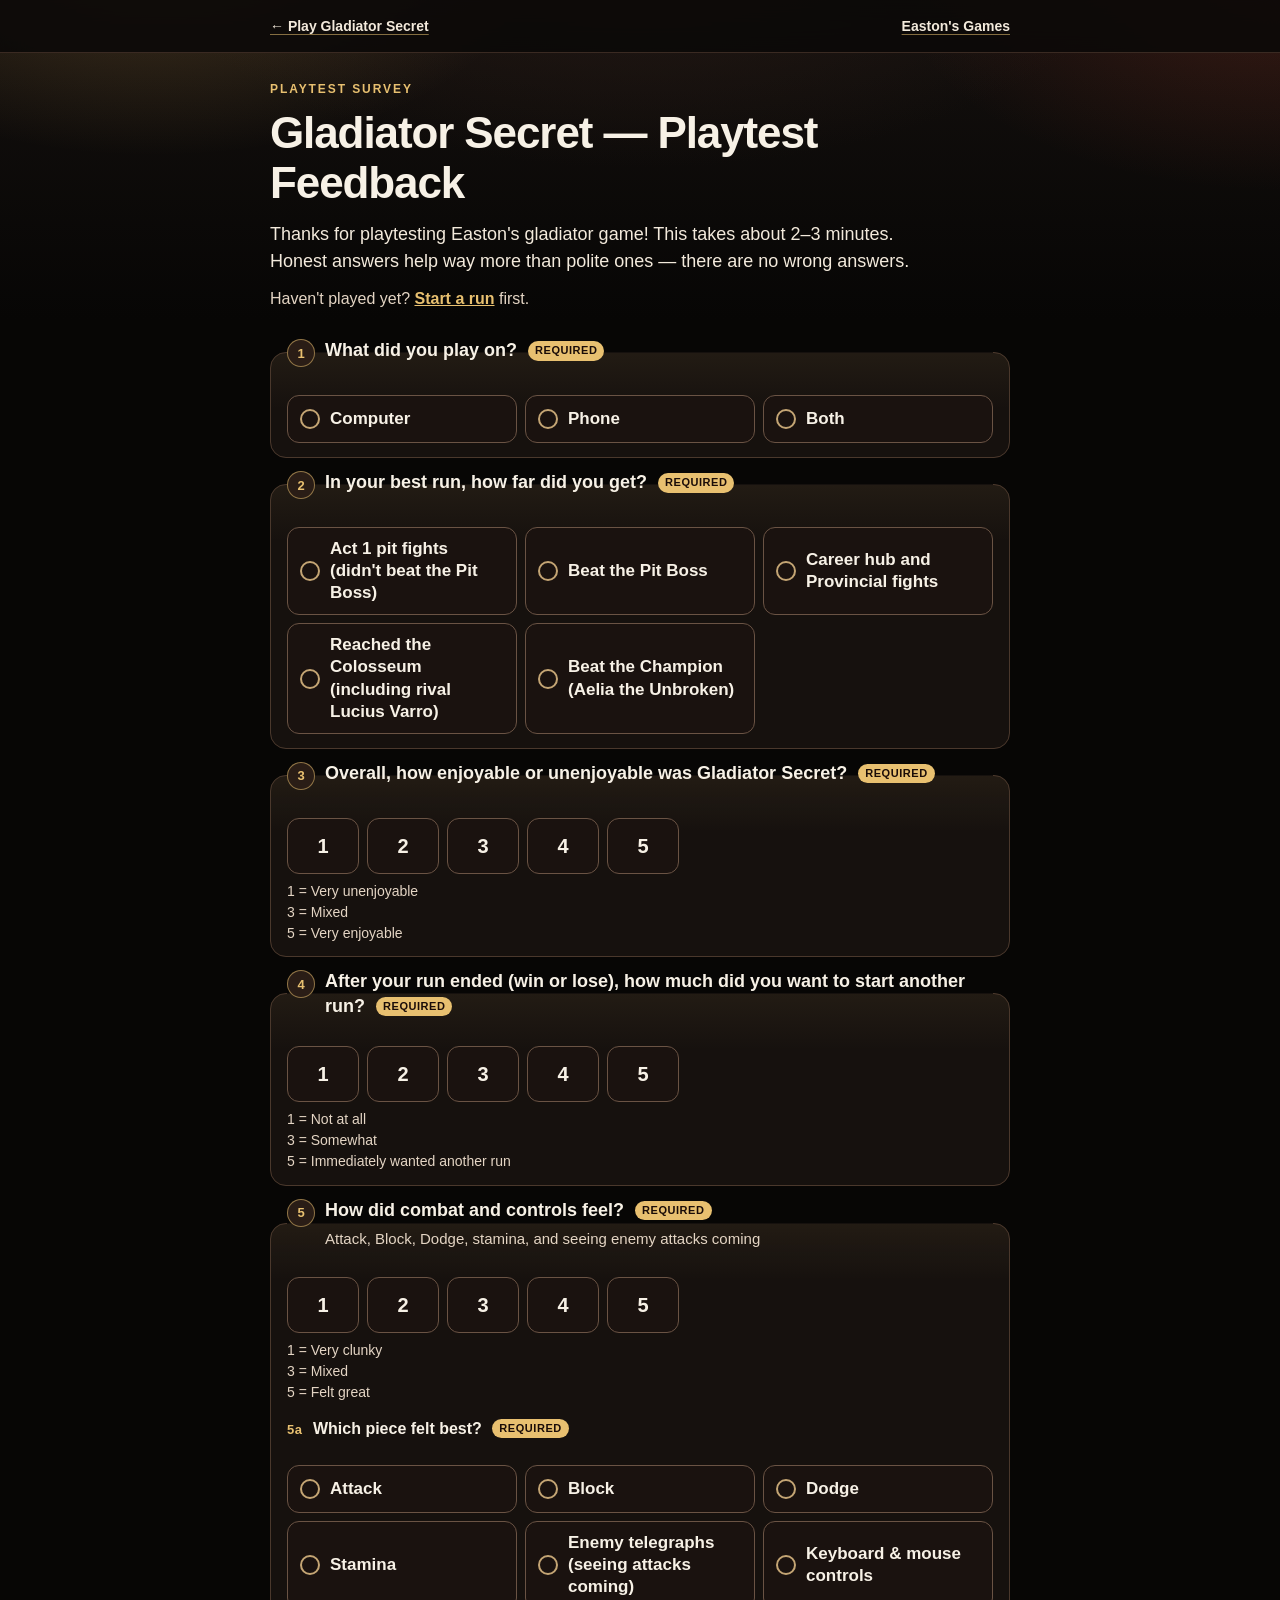
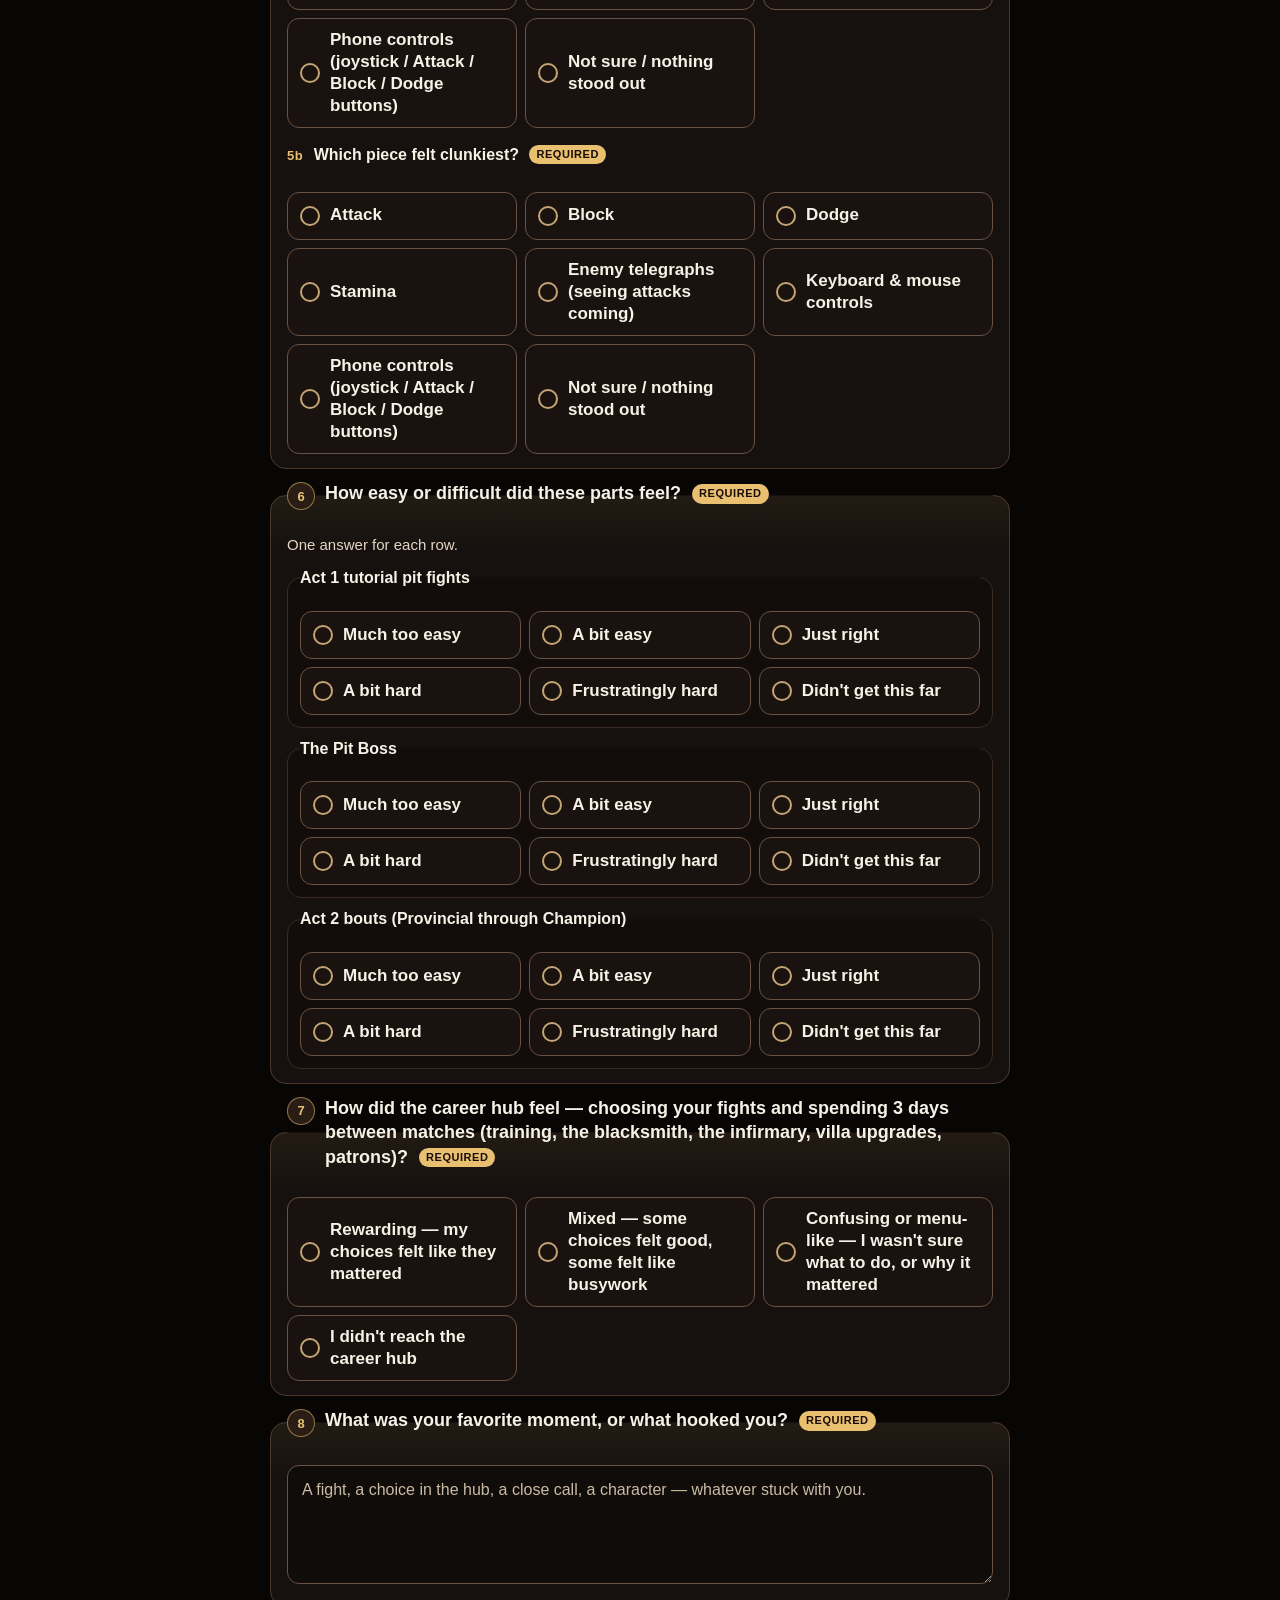
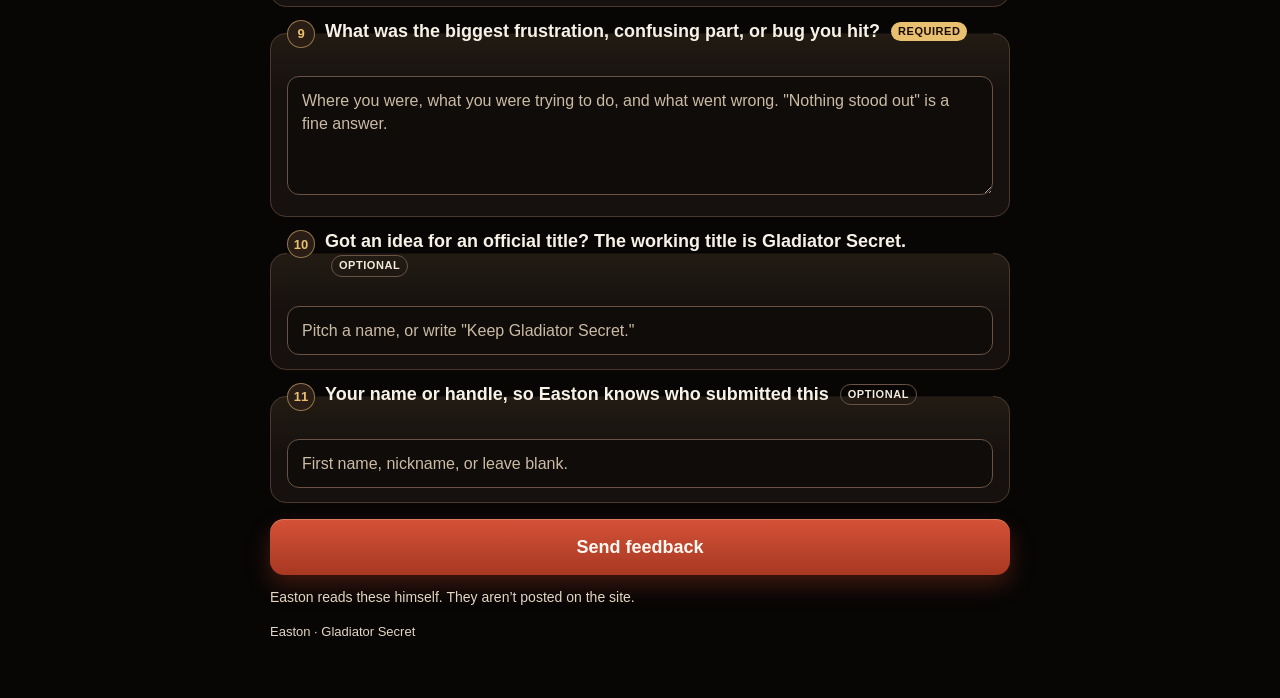
<file: gladiator/feedback.html>
<!DOCTYPE html>
<html lang="en">
<head>
<meta charset="utf-8">
<meta name="viewport" content="width=device-width, initial-scale=1">
<meta name="theme-color" content="#140c0a">
<meta name="description" content="Playtest feedback for Easton's game Gladiator Secret. About 2–3 minutes.">
<title>Gladiator Secret — Playtest Feedback</title>
<link rel="icon" href="data:image/svg+xml,%3Csvg xmlns='http://www.w3.org/2000/svg' viewBox='0 0 16 16'%3E%3Crect fill='%23140c0a' width='16' height='16'/%3E%3Cpath fill='%23e8c070' d='M7 1h2v6h3v2H10v6H6V9H4V7h3z'/%3E%3C/svg%3E">
<style>
  :root {
    --bg: #070605;
    --stone: #120e0c;
    --panel: #16110e;
    --ink: #f7f1e6;
    --cream: #f3eadc;
    --muted: #e4d5c4;
    --gold: #e8c070;
    --line: #4a382c;
    --line-strong: #6a5344;
    --ember: #a83822;
    --ember-hot: #d45238;
    color-scheme: dark;
  }

  * { box-sizing: border-box; }

  html { scroll-behavior: smooth; }

  body {
    margin: 0;
    min-height: 100dvh;
    font-family: -apple-system, BlinkMacSystemFont, "Segoe UI", Roboto, "Helvetica Neue", Arial, sans-serif;
    font-size: 17px;
    line-height: 1.45;
    color: var(--ink);
    background:
      radial-gradient(540px 280px at 12% -40px, rgba(232, 176, 90, 0.22), transparent 70%),
      radial-gradient(620px 340px at 100% -20px, rgba(196, 69, 45, 0.22), transparent 62%),
      radial-gradient(900px 480px at 50% -120px, #2a1c16 0%, transparent 60%),
      linear-gradient(180deg, #14100e 0%, var(--bg) 320px);
    -webkit-font-smoothing: antialiased;
    text-rendering: optimizeLegibility;
  }

  [hidden] { display: none !important; }

  a { color: var(--gold); }
  a:hover { color: #f3d7a1; }

  :focus-visible { outline: 2px solid var(--gold); outline-offset: 2px; }

  .top {
    position: sticky;
    top: 0;
    z-index: 5;
    padding: env(safe-area-inset-top) max(16px, env(safe-area-inset-right)) 0 max(16px, env(safe-area-inset-left));
    background: rgba(12, 9, 8, 0.9);
    border-bottom: 1px solid #3a2a22;
    backdrop-filter: blur(12px);
  }

  .top-inner {
    width: min(740px, 100%);
    margin: 0 auto;
    min-height: 52px;
    display: flex;
    flex-wrap: wrap;
    align-items: center;
    justify-content: space-between;
    gap: 4px 16px;
  }

  .top a {
    display: inline-flex;
    align-items: center;
    min-height: 44px;
    color: var(--cream);
    font-size: 14px;
    font-weight: 600;
    text-decoration: underline;
    text-decoration-color: rgba(232, 192, 112, 0.55);
    text-underline-offset: 3px;
  }

  .top a:hover { color: var(--gold); }

  .wrap {
    width: min(740px, calc(100% - 32px));
    margin: 0 auto;
    padding-bottom: max(56px, env(safe-area-inset-bottom));
  }

  .hero { padding: 28px 0 6px; }

  .eyebrow {
    margin: 0;
    color: var(--gold);
    font-size: 12px;
    font-weight: 700;
    letter-spacing: 0.16em;
    text-transform: uppercase;
  }

  h1 {
    margin: 10px 0 0;
    color: var(--ink);
    font-size: clamp(32px, 5vw, 44px);
    font-weight: 700;
    letter-spacing: -0.025em;
    line-height: 1.12;
  }

  .lede {
    margin: 14px 0 0;
    max-width: 42rem;
    color: var(--cream);
    font-size: 18px;
    line-height: 1.5;
  }

  .played {
    margin: 12px 0 0;
    color: var(--muted);
    font-size: 16px;
  }

  .played a { font-weight: 700; }

  form { display: grid; gap: 12px; margin-top: 22px; }

  fieldset {
    margin: 0;
    padding: 0;
    border: 0;
    min-width: 0;
  }

  legend {
    display: block;
    width: 100%;
    max-width: 100%;
    padding: 0;
    text-align: left;
    white-space: normal;
  }

  .q {
    padding: 16px 16px 14px;
    border: 1px solid var(--line);
    border-radius: 16px;
    background:
      linear-gradient(180deg, rgba(232, 192, 112, 0.06), transparent 56px),
      var(--panel);
    scroll-margin-top: 72px;
  }

  .q-title {
    display: flex;
    gap: 10px;
    align-items: flex-start;
    width: 100%;
    min-width: 0;
  }

  .num {
    flex: none;
    width: 28px;
    height: 28px;
    display: grid;
    place-items: center;
    margin-top: 1px;
    border-radius: 50%;
    border: 1px solid rgba(232, 192, 112, 0.55);
    background: #2a1d16;
    color: var(--gold);
    font-size: 13px;
    font-weight: 700;
    line-height: 1;
  }

  .ask {
    min-width: 0;
    color: var(--ink);
    font-size: 18px;
    font-weight: 700;
    line-height: 1.35;
    overflow-wrap: break-word;
  }

  .sub, .hint {
    display: block;
    margin-top: 6px;
    color: var(--muted);
    font-size: 15px;
    font-weight: 500;
    line-height: 1.4;
  }

  .hint { margin: 8px 0 2px; }

  .tag {
    display: inline-block;
    margin-left: 6px;
    padding: 2px 7px;
    border-radius: 999px;
    font-size: 11px;
    font-weight: 700;
    letter-spacing: 0.05em;
    line-height: 1.4;
    text-transform: uppercase;
    vertical-align: 2px;
  }

  .tag.req { color: #1a0c08; background: var(--gold); }
  .tag.opt { color: var(--cream); border: 1px solid var(--line-strong); }

  .choices {
    display: grid;
    grid-template-columns: repeat(auto-fit, minmax(min(100%, 210px), 1fr));
    gap: 8px;
    margin-top: 12px;
  }

  .choices.compact {
    grid-template-columns: repeat(auto-fit, minmax(min(100%, 112px), 1fr));
  }

  .pill, .rate {
    position: relative;
    display: flex;
    align-items: center;
    gap: 10px;
    min-height: 48px;
    padding: 10px 12px;
    border: 1.5px solid var(--line-strong);
    border-radius: 12px;
    background: #1a120f;
    color: var(--ink);
    font-weight: 600;
    line-height: 1.3;
    cursor: pointer;
    touch-action: manipulation;
  }

  .pill::before {
    content: "";
    flex: none;
    width: 16px;
    height: 16px;
    border: 2px solid #c4a574;
    border-radius: 50%;
    background: transparent;
    box-shadow: inset 0 0 0 3px transparent;
  }

  .pill span, .rate span { min-width: 0; }

  .pill input, .rate input {
    position: absolute;
    width: 1px;
    height: 1px;
    padding: 0;
    margin: -1px;
    overflow: hidden;
    clip: rect(0, 0, 0, 0);
    white-space: nowrap;
    border: 0;
  }

  .pill:hover, .rate:hover { border-color: var(--gold); }

  .pill:focus-within, .rate:focus-within {
    outline: 2px solid var(--gold);
    outline-offset: 2px;
  }

  .pill:has(input:checked) {
    border-color: #f0d7a0;
    background: var(--gold);
    color: #1a0c08;
  }

  .pill:has(input:checked)::before {
    border-color: #1a0c08;
    background: #1a0c08;
    box-shadow: inset 0 0 0 3px var(--gold);
  }

  .scale-block { margin-top: 12px; }

  .scale {
    display: flex;
    gap: 8px;
    max-width: 420px;
  }

  .rate {
    flex: 1 1 0;
    justify-content: center;
    min-width: 0;
    max-width: 72px;
    min-height: 56px;
    padding: 8px 4px;
    font-size: 20px;
    font-weight: 700;
  }

  .rate:has(input:checked) {
    border-color: #f0d7a0;
    background: var(--gold);
    color: #1a0c08;
  }

  .anchors {
    display: flex;
    flex-direction: column;
    gap: 2px;
    max-width: 42rem;
    margin: 8px 0 0;
    color: var(--muted);
    font-size: 14px;
    line-height: 1.35;
  }

  .subq {
    margin-top: 16px;
    padding-top: 14px;
    border-top: 1px solid #3a2a22;
    min-width: 0;
  }

  .subq legend, .row-card legend {
    color: var(--ink);
    font-size: 16px;
    font-weight: 700;
    line-height: 1.35;
  }

  .subnum {
    display: inline-block;
    margin-right: 6px;
    color: var(--gold);
    font-size: 13px;
    letter-spacing: 0.04em;
  }

  .matrix { display: grid; gap: 10px; margin-top: 12px; }

  .row-card {
    min-width: 0;
    padding: 12px;
    border: 1px solid #3a2a22;
    border-radius: 14px;
    background: #120d0b;
  }

  .row-card .choices { margin-top: 10px; }

  .check.invalid {
    box-shadow: inset 3px 0 0 #e07a62;
  }

  .q.check.invalid { border-color: #e07a62; }

  .miss {
    margin: 10px 0 0;
    color: #ffd4c8;
    font-size: 14px;
    font-weight: 700;
  }

  input[type="text"], textarea {
    width: 100%;
    margin-top: 12px;
    padding: 12px 14px;
    border: 1.5px solid var(--line-strong);
    border-radius: 12px;
    background: #100c0a;
    color: var(--ink);
    font: inherit;
    font-size: 16px;
    line-height: 1.45;
  }

  textarea { min-height: 112px; resize: vertical; }

  input[type="text"]:focus, textarea:focus { border-color: var(--gold); }

  ::placeholder { color: #cbbba4; opacity: 1; }

  .submit-bar {
    display: grid;
    gap: 12px;
    padding: 4px 0 8px;
  }

  .banner {
    border-radius: 12px;
    padding: 12px 14px;
    font-size: 15px;
    line-height: 1.45;
  }

  .banner.error {
    background: #2a1412;
    border: 1px solid #a83822;
    color: #ffe4dc;
  }

  button.send {
    width: 100%;
    min-height: 56px;
    padding: 14px 22px;
    border: 0;
    border-radius: 14px;
    background: linear-gradient(180deg, var(--ember-hot) 0%, var(--ember) 100%);
    box-shadow: 0 10px 22px rgba(168, 56, 34, 0.35), inset 0 1px 0 rgba(255, 220, 190, 0.28);
    color: #fff8f3;
    font: inherit;
    font-size: 18px;
    font-weight: 700;
    cursor: pointer;
    touch-action: manipulation;
  }

  button.send:hover { filter: brightness(1.06); }
  button.send:active { transform: translateY(1px); }
  button.send:disabled { opacity: 0.72; cursor: progress; filter: none; }

  .fine {
    margin: 0;
    color: var(--muted);
    font-size: 14px;
  }

  .confirm {
    margin-top: 22px;
    padding: 26px 22px;
    border: 1px solid rgba(232, 192, 112, 0.5);
    border-radius: 18px;
    background:
      radial-gradient(420px 180px at 20% 0%, rgba(232, 192, 112, 0.16), transparent 70%),
      var(--panel);
    scroll-margin-top: 72px;
  }

  .confirm h2 {
    margin: 8px 0;
    font-size: clamp(28px, 4vw, 36px);
    line-height: 1.15;
    letter-spacing: -0.02em;
  }

  .confirm p { margin: 0 0 16px; color: var(--cream); font-size: 17px; line-height: 1.5; }

  a.again {
    display: inline-flex;
    align-items: center;
    justify-content: center;
    min-height: 48px;
    padding: 12px 18px;
    border-radius: 999px;
    background: var(--gold);
    color: #1a0c08;
    font-weight: 700;
    text-decoration: none;
  }

  a.again:hover { filter: brightness(1.06); color: #1a0c08; }

  .hp {
    position: absolute;
    width: 1px;
    height: 1px;
    padding: 0;
    margin: -1px;
    overflow: hidden;
    clip: rect(0, 0, 0, 0);
    white-space: nowrap;
    border: 0;
  }

  .sr-only {
    position: absolute;
    width: 1px;
    height: 1px;
    padding: 0;
    margin: -1px;
    overflow: hidden;
    clip: rect(0, 0, 0, 0);
    white-space: nowrap;
    border: 0;
  }

  footer {
    margin: 8px 0 0;
    color: var(--muted);
    font-size: 13px;
  }

  @media (max-width: 420px) {
    .wrap { width: calc(100% - 20px); }
    .q { padding: 14px 12px; }
    .scale { gap: 6px; }
    .ask { font-size: 17px; }
    h1 { font-size: 30px; }
  }

  @media (prefers-reduced-motion: reduce) {
    html { scroll-behavior: auto; }
    button.send:active { transform: none; }
  }
</style>
</head>
<body>
<nav class="top" aria-label="Gladiator Secret">
  <div class="top-inner">
    <a href="./">← Play Gladiator Secret</a>
    <a href="../games.html">Easton's Games</a>
  </div>
</nav>

<main class="wrap">
  <header class="hero">
    <p class="eyebrow">Playtest survey</p>
    <h1>Gladiator Secret — Playtest Feedback</h1>
    <p class="lede">Thanks for playtesting Easton's gladiator game! This takes about 2–3 minutes. Honest answers help way more than polite ones — there are no wrong answers.</p>
    <p class="played">Haven't played yet? <a href="./">Start a run</a> first.</p>
  </header>

  <section id="confirm" class="confirm" hidden aria-labelledby="confirm-title">
    <p class="eyebrow">Received</p>
    <h2 id="confirm-title" tabindex="-1">Thank you — Easton will read this.</h2>
    <p id="confirm-text">Honest answers are how the next version of Gladiator Secret gets better.</p>
    <a class="again" href="./">Play another run</a>
  </section>

  <form id="feedback-form" novalidate>
    <div class="hp" aria-hidden="true">
      <label>Leave this field blank<input type="text" name="_honey" tabindex="-1" autocomplete="off" value=""></label>
    </div>

    <fieldset class="q check" data-name="platform" id="q1">
      <legend>
        <span class="q-title">
          <span class="num" aria-hidden="true">1</span>
          <span class="ask" id="q1-ask">What did you play on? <span class="tag req">Required</span></span>
        </span>
      </legend>
      <div class="choices compact">
        <label class="pill"><input type="radio" name="platform" value="Computer"><span>Computer</span></label>
        <label class="pill"><input type="radio" name="platform" value="Phone"><span>Phone</span></label>
        <label class="pill"><input type="radio" name="platform" value="Both"><span>Both</span></label>
      </div>
      <p class="miss" id="q1-miss" hidden>Please answer this one.</p>
    </fieldset>

    <fieldset class="q check" data-name="progress" id="q2">
      <legend>
        <span class="q-title">
          <span class="num" aria-hidden="true">2</span>
          <span class="ask" id="q2-ask">In your best run, how far did you get? <span class="tag req">Required</span></span>
        </span>
      </legend>
      <div class="choices">
        <label class="pill"><input type="radio" name="progress" value="Act 1 pit fights (didn't beat the Pit Boss)"><span>Act 1 pit fights (didn't beat the Pit Boss)</span></label>
        <label class="pill"><input type="radio" name="progress" value="Beat the Pit Boss"><span>Beat the Pit Boss</span></label>
        <label class="pill"><input type="radio" name="progress" value="Career hub and Provincial fights"><span>Career hub and Provincial fights</span></label>
        <label class="pill"><input type="radio" name="progress" value="Reached the Colosseum (including rival Lucius Varro)"><span>Reached the Colosseum (including rival Lucius Varro)</span></label>
        <label class="pill"><input type="radio" name="progress" value="Beat the Champion (Aelia the Unbroken)"><span>Beat the Champion (Aelia the Unbroken)</span></label>
      </div>
      <p class="miss" id="q2-miss" hidden>Please answer this one.</p>
    </fieldset>

    <fieldset class="q check" data-name="enjoyment" id="q3">
      <legend>
        <span class="q-title">
          <span class="num" aria-hidden="true">3</span>
          <span class="ask" id="q3-ask">Overall, how enjoyable or unenjoyable was Gladiator Secret? <span class="tag req">Required</span></span>
        </span>
      </legend>
      <div class="scale-block">
        <div class="scale">
          <label class="rate"><input type="radio" name="enjoyment" value="1" aria-label="1, Very unenjoyable"><span>1</span></label>
          <label class="rate"><input type="radio" name="enjoyment" value="2" aria-label="2"><span>2</span></label>
          <label class="rate"><input type="radio" name="enjoyment" value="3" aria-label="3, Mixed"><span>3</span></label>
          <label class="rate"><input type="radio" name="enjoyment" value="4" aria-label="4"><span>4</span></label>
          <label class="rate"><input type="radio" name="enjoyment" value="5" aria-label="5, Very enjoyable"><span>5</span></label>
        </div>
        <p class="anchors"><span>1 = Very unenjoyable</span><span>3 = Mixed</span><span>5 = Very enjoyable</span></p>
      </div>
      <p class="miss" id="q3-miss" hidden>Please answer this one.</p>
    </fieldset>

    <fieldset class="q check" data-name="replay" id="q4">
      <legend>
        <span class="q-title">
          <span class="num" aria-hidden="true">4</span>
          <span class="ask" id="q4-ask">After your run ended (win or lose), how much did you want to start another run? <span class="tag req">Required</span></span>
        </span>
      </legend>
      <div class="scale-block">
        <div class="scale">
          <label class="rate"><input type="radio" name="replay" value="1" aria-label="1, Not at all"><span>1</span></label>
          <label class="rate"><input type="radio" name="replay" value="2" aria-label="2"><span>2</span></label>
          <label class="rate"><input type="radio" name="replay" value="3" aria-label="3, Somewhat"><span>3</span></label>
          <label class="rate"><input type="radio" name="replay" value="4" aria-label="4"><span>4</span></label>
          <label class="rate"><input type="radio" name="replay" value="5" aria-label="5, Immediately wanted another run"><span>5</span></label>
        </div>
        <p class="anchors"><span>1 = Not at all</span><span>3 = Somewhat</span><span>5 = Immediately wanted another run</span></p>
      </div>
      <p class="miss" id="q4-miss" hidden>Please answer this one.</p>
    </fieldset>

    <fieldset class="q" id="q5">
      <legend>
        <span class="q-title">
          <span class="num" aria-hidden="true">5</span>
          <span class="ask" id="q5-ask">How did combat and controls feel? <span class="tag req">Required</span><span class="sub">Attack, Block, Dodge, stamina, and seeing enemy attacks coming</span></span>
        </span>
      </legend>
      <div class="check scale-block" data-name="combat" id="q5-score">
        <div class="scale">
          <label class="rate"><input type="radio" name="combat" value="1" aria-label="1, Very clunky"><span>1</span></label>
          <label class="rate"><input type="radio" name="combat" value="2" aria-label="2"><span>2</span></label>
          <label class="rate"><input type="radio" name="combat" value="3" aria-label="3, Mixed"><span>3</span></label>
          <label class="rate"><input type="radio" name="combat" value="4" aria-label="4"><span>4</span></label>
          <label class="rate"><input type="radio" name="combat" value="5" aria-label="5, Felt great"><span>5</span></label>
        </div>
        <p class="anchors"><span>1 = Very clunky</span><span>3 = Mixed</span><span>5 = Felt great</span></p>
        <p class="miss" id="q5-score-miss" hidden>Please answer this one.</p>
      </div>

      <fieldset class="subq check" data-name="best" id="q5a">
        <legend><span class="subnum">5a</span> Which piece felt best? <span class="tag req">Required</span></legend>
        <div class="choices">
          <label class="pill"><input type="radio" name="best" value="Attack"><span>Attack</span></label>
          <label class="pill"><input type="radio" name="best" value="Block"><span>Block</span></label>
          <label class="pill"><input type="radio" name="best" value="Dodge"><span>Dodge</span></label>
          <label class="pill"><input type="radio" name="best" value="Stamina"><span>Stamina</span></label>
          <label class="pill"><input type="radio" name="best" value="Enemy telegraphs (seeing attacks coming)"><span>Enemy telegraphs (seeing attacks coming)</span></label>
          <label class="pill"><input type="radio" name="best" value="Keyboard &amp; mouse controls"><span>Keyboard &amp; mouse controls</span></label>
          <label class="pill"><input type="radio" name="best" value="Phone controls (joystick / Attack / Block / Dodge buttons)"><span>Phone controls (joystick / Attack / Block / Dodge buttons)</span></label>
          <label class="pill"><input type="radio" name="best" value="Not sure / nothing stood out"><span>Not sure / nothing stood out</span></label>
        </div>
        <p class="miss" id="q5a-miss" hidden>Please answer this one.</p>
      </fieldset>

      <fieldset class="subq check" data-name="clunky" id="q5b">
        <legend><span class="subnum">5b</span> Which piece felt clunkiest? <span class="tag req">Required</span></legend>
        <div class="choices">
          <label class="pill"><input type="radio" name="clunky" value="Attack"><span>Attack</span></label>
          <label class="pill"><input type="radio" name="clunky" value="Block"><span>Block</span></label>
          <label class="pill"><input type="radio" name="clunky" value="Dodge"><span>Dodge</span></label>
          <label class="pill"><input type="radio" name="clunky" value="Stamina"><span>Stamina</span></label>
          <label class="pill"><input type="radio" name="clunky" value="Enemy telegraphs (seeing attacks coming)"><span>Enemy telegraphs (seeing attacks coming)</span></label>
          <label class="pill"><input type="radio" name="clunky" value="Keyboard &amp; mouse controls"><span>Keyboard &amp; mouse controls</span></label>
          <label class="pill"><input type="radio" name="clunky" value="Phone controls (joystick / Attack / Block / Dodge buttons)"><span>Phone controls (joystick / Attack / Block / Dodge buttons)</span></label>
          <label class="pill"><input type="radio" name="clunky" value="Not sure / nothing stood out"><span>Not sure / nothing stood out</span></label>
        </div>
        <p class="miss" id="q5b-miss" hidden>Please answer this one.</p>
      </fieldset>
    </fieldset>

    <fieldset class="q" id="q6">
      <legend>
        <span class="q-title">
          <span class="num" aria-hidden="true">6</span>
          <span class="ask" id="q6-ask">How easy or difficult did these parts feel? <span class="tag req">Required</span></span>
        </span>
      </legend>
      <p class="hint">One answer for each row.</p>
      <div class="matrix">
        <fieldset class="row-card check" data-name="diff-act1" id="q6a">
          <legend>Act 1 tutorial pit fights</legend>
          <div class="choices">
            <label class="pill"><input type="radio" name="diff-act1" value="Much too easy"><span>Much too easy</span></label>
            <label class="pill"><input type="radio" name="diff-act1" value="A bit easy"><span>A bit easy</span></label>
            <label class="pill"><input type="radio" name="diff-act1" value="Just right"><span>Just right</span></label>
            <label class="pill"><input type="radio" name="diff-act1" value="A bit hard"><span>A bit hard</span></label>
            <label class="pill"><input type="radio" name="diff-act1" value="Frustratingly hard"><span>Frustratingly hard</span></label>
            <label class="pill"><input type="radio" name="diff-act1" value="Didn't get this far"><span>Didn't get this far</span></label>
          </div>
          <p class="miss" id="q6a-miss" hidden>Please answer this one.</p>
        </fieldset>
        <fieldset class="row-card check" data-name="diff-boss" id="q6b">
          <legend>The Pit Boss</legend>
          <div class="choices">
            <label class="pill"><input type="radio" name="diff-boss" value="Much too easy"><span>Much too easy</span></label>
            <label class="pill"><input type="radio" name="diff-boss" value="A bit easy"><span>A bit easy</span></label>
            <label class="pill"><input type="radio" name="diff-boss" value="Just right"><span>Just right</span></label>
            <label class="pill"><input type="radio" name="diff-boss" value="A bit hard"><span>A bit hard</span></label>
            <label class="pill"><input type="radio" name="diff-boss" value="Frustratingly hard"><span>Frustratingly hard</span></label>
            <label class="pill"><input type="radio" name="diff-boss" value="Didn't get this far"><span>Didn't get this far</span></label>
          </div>
          <p class="miss" id="q6b-miss" hidden>Please answer this one.</p>
        </fieldset>
        <fieldset class="row-card check" data-name="diff-act2" id="q6c">
          <legend>Act 2 bouts (Provincial through Champion)</legend>
          <div class="choices">
            <label class="pill"><input type="radio" name="diff-act2" value="Much too easy"><span>Much too easy</span></label>
            <label class="pill"><input type="radio" name="diff-act2" value="A bit easy"><span>A bit easy</span></label>
            <label class="pill"><input type="radio" name="diff-act2" value="Just right"><span>Just right</span></label>
            <label class="pill"><input type="radio" name="diff-act2" value="A bit hard"><span>A bit hard</span></label>
            <label class="pill"><input type="radio" name="diff-act2" value="Frustratingly hard"><span>Frustratingly hard</span></label>
            <label class="pill"><input type="radio" name="diff-act2" value="Didn't get this far"><span>Didn't get this far</span></label>
          </div>
          <p class="miss" id="q6c-miss" hidden>Please answer this one.</p>
        </fieldset>
      </div>
    </fieldset>

    <fieldset class="q check" data-name="hub" id="q7">
      <legend>
        <span class="q-title">
          <span class="num" aria-hidden="true">7</span>
          <span class="ask" id="q7-ask">How did the career hub feel — choosing your fights and spending 3 days between matches (training, the blacksmith, the infirmary, villa upgrades, patrons)? <span class="tag req">Required</span></span>
        </span>
      </legend>
      <div class="choices">
        <label class="pill"><input type="radio" name="hub" value="Rewarding — my choices felt like they mattered"><span>Rewarding — my choices felt like they mattered</span></label>
        <label class="pill"><input type="radio" name="hub" value="Mixed — some choices felt good, some felt like busywork"><span>Mixed — some choices felt good, some felt like busywork</span></label>
        <label class="pill"><input type="radio" name="hub" value="Confusing or menu-like — I wasn't sure what to do, or why it mattered"><span>Confusing or menu-like — I wasn't sure what to do, or why it mattered</span></label>
        <label class="pill"><input type="radio" name="hub" value="I didn't reach the career hub"><span>I didn't reach the career hub</span></label>
      </div>
      <p class="miss" id="q7-miss" hidden>Please answer this one.</p>
    </fieldset>

    <fieldset class="q check" data-name="favorite" id="q8">
      <legend>
        <span class="q-title">
          <span class="num" aria-hidden="true">8</span>
          <span class="ask" id="q8-ask">What was your favorite moment, or what hooked you? <span class="tag req">Required</span></span>
        </span>
      </legend>
      <textarea id="favorite" name="favorite" required maxlength="4000" rows="4" aria-labelledby="q8-ask" placeholder="A fight, a choice in the hub, a close call, a character — whatever stuck with you."></textarea>
      <p class="miss" id="q8-miss" hidden>Please answer this one.</p>
    </fieldset>

    <fieldset class="q check" data-name="frustration" id="q9">
      <legend>
        <span class="q-title">
          <span class="num" aria-hidden="true">9</span>
          <span class="ask" id="q9-ask">What was the biggest frustration, confusing part, or bug you hit? <span class="tag req">Required</span></span>
        </span>
      </legend>
      <textarea id="frustration" name="frustration" required maxlength="4000" rows="4" aria-labelledby="q9-ask" placeholder="Where you were, what you were trying to do, and what went wrong. &quot;Nothing stood out&quot; is a fine answer."></textarea>
      <p class="miss" id="q9-miss" hidden>Please answer this one.</p>
    </fieldset>

    <fieldset class="q" id="q10">
      <legend>
        <span class="q-title">
          <span class="num" aria-hidden="true">10</span>
          <span class="ask" id="q10-ask">Got an idea for an official title? The working title is Gladiator Secret. <span class="tag opt">Optional</span></span>
        </span>
      </legend>
      <input id="title-idea" name="title-idea" type="text" maxlength="200" aria-labelledby="q10-ask" autocomplete="off" placeholder="Pitch a name, or write &quot;Keep Gladiator Secret.&quot;">
    </fieldset>

    <fieldset class="q" id="q11">
      <legend>
        <span class="q-title">
          <span class="num" aria-hidden="true">11</span>
          <span class="ask" id="q11-ask">Your name or handle, so Easton knows who submitted this <span class="tag opt">Optional</span></span>
        </span>
      </legend>
      <input id="handle" name="handle" type="text" maxlength="120" aria-labelledby="q11-ask" autocomplete="name" placeholder="First name, nickname, or leave blank.">
    </fieldset>

    <div class="submit-bar">
      <div id="form-error" class="banner error" hidden role="alert"></div>
      <button type="submit" class="send" id="send">Send feedback</button>
      <p class="fine">Easton reads these himself. They aren’t posted on the site.</p>
    </div>
    <p id="live" class="sr-only" aria-live="polite"></p>
    <noscript><p class="banner error">Sending feedback needs JavaScript enabled.</p></noscript>
  </form>

  <footer>Easton · Gladiator Secret</footer>
</main>

<script>
// Swap FORMSUBMIT_ENDPOINT for a masked FormSubmit hash later, for example:
// "https://formsubmit.co/ajax/yourRandomHash"
const FORMSUBMIT_ENDPOINT = "https://formsubmit.co/ajax/erenyart@gmail.com";

(function () {
  var QUESTIONS = [
    { name: "platform", label: "What did you play on?", required: true },
    { name: "progress", label: "In your best run, how far did you get?", required: true },
    {
      name: "enjoyment",
      label: "Overall, how enjoyable or unenjoyable was Gladiator Secret? (1 = Very unenjoyable, 3 = Mixed, 5 = Very enjoyable)",
      required: true,
      scale: true
    },
    {
      name: "replay",
      label: "After your run ended (win or lose), how much did you want to start another run? (1 = Not at all, 3 = Somewhat, 5 = Immediately wanted another run)",
      required: true,
      scale: true
    },
    {
      name: "combat",
      label: "How did combat and controls feel? (1 = Very clunky, 3 = Mixed, 5 = Felt great)",
      required: true,
      scale: true
    },
    { name: "best", label: "Which piece felt best?", required: true },
    { name: "clunky", label: "Which piece felt clunkiest?", required: true },
    { name: "diff-act1", label: "How easy or difficult: Act 1 tutorial pit fights", required: true },
    { name: "diff-boss", label: "How easy or difficult: The Pit Boss", required: true },
    { name: "diff-act2", label: "How easy or difficult: Act 2 bouts (Provincial through Champion)", required: true },
    {
      name: "hub",
      label: "How did the career hub feel — choosing your fights and spending 3 days between matches (training, the blacksmith, the infirmary, villa upgrades, patrons)?",
      required: true
    },
    { name: "favorite", label: "What was your favorite moment, or what hooked you?", required: true, text: true },
    { name: "frustration", label: "What was the biggest frustration, confusing part, or bug you hit?", required: true, text: true },
    { name: "title-idea", label: "Got an idea for an official title? The working title is Gladiator Secret.", text: true },
    { name: "handle", label: "Your name or handle, so Easton knows who submitted this", text: true }
  ];

  var form = document.getElementById("feedback-form");
  var sendBtn = document.getElementById("send");
  var errorEl = document.getElementById("form-error");
  var confirmEl = document.getElementById("confirm");
  var confirmText = document.getElementById("confirm-text");
  var confirmTitle = document.getElementById("confirm-title");
  var live = document.getElementById("live");
  var sending = false;

  function announce(message) {
    live.textContent = message;
  }

  function showError(message) {
    errorEl.hidden = false;
    errorEl.textContent = message;
    announce(message);
  }

  function clearError() {
    errorEl.hidden = true;
    errorEl.textContent = "";
  }

  function formatFormError(message) {
    var text = String(message || "Something went wrong sending this feedback.");
    if (/activat|confirm your email/i.test(text)) {
      return "FormSubmit still needs this form activated before it can deliver feedback. " + text;
    }
    return "Couldn't send your feedback. " + text + " Your answers are still here — please try again.";
  }

  function setSending(on) {
    sending = on;
    sendBtn.disabled = on;
    sendBtn.textContent = on ? "Sending..." : "Send feedback";
    sendBtn.setAttribute("aria-busy", on ? "true" : "false");
  }

  function boxFor(name) {
    return form.querySelector('.check[data-name="' + name + '"]');
  }

  function checkedValue(name) {
    var el = form.querySelector('input[type="radio"][name="' + name + '"]:checked');
    return el ? el.value : "";
  }

  function textValue(name) {
    var el = form.elements[name];
    if (!el || typeof el.value !== "string") return "";
    return el.value.trim();
  }

  function answerFor(question) {
    return question.text ? textValue(question.name) : checkedValue(question.name);
  }

  function mark(question, ok) {
    var box = boxFor(question.name);
    if (!box) return null;
    var miss = box.querySelector(".miss");
    if (ok) {
      box.classList.remove("invalid");
      box.removeAttribute("aria-invalid");
      if (miss) miss.hidden = true;
    } else {
      box.classList.add("invalid");
      box.setAttribute("aria-invalid", "true");
      if (miss) miss.hidden = false;
    }
    return box;
  }

  function validate() {
    var first = null;
    QUESTIONS.forEach(function (question) {
      if (!question.required) return;
      var value = answerFor(question);
      var box = mark(question, !!value);
      if (!value && box && !first) first = box;
    });
    return first;
  }

  function prefersReducedMotion() {
    return window.matchMedia("(prefers-reduced-motion: reduce)").matches;
  }

  form.addEventListener("input", function (event) {
    var box = event.target.closest(".check");
    if (!box) return;
    var name = box.getAttribute("data-name");
    var question = QUESTIONS.filter(function (item) { return item.name === name; })[0];
    if (question && answerFor(question)) mark(question, true);
    clearError();
  });

  form.addEventListener("change", function (event) {
    var box = event.target.closest(".check");
    if (!box) return;
    var name = box.getAttribute("data-name");
    var question = QUESTIONS.filter(function (item) { return item.name === name; })[0];
    if (question && answerFor(question)) mark(question, true);
    clearError();
  });

  function showSuccess(handle) {
    form.hidden = true;
    confirmEl.hidden = false;
    confirmText.textContent = handle
      ? "Thanks, " + handle + ". Honest answers are how the next version of Gladiator Secret gets better."
      : "Honest answers are how the next version of Gladiator Secret gets better.";
    announce("Feedback sent. Thank you.");
    confirmTitle.focus({ preventScroll: true });
    confirmEl.scrollIntoView({ behavior: prefersReducedMotion() ? "auto" : "smooth", block: "start" });
  }

  form.addEventListener("submit", function (event) {
    event.preventDefault();
    if (sending) return;
    clearError();

    ["favorite", "frustration", "title-idea", "handle"].forEach(function (name) {
      if (form.elements[name]) form.elements[name].value = textValue(name);
    });

    var firstInvalid = validate();
    if (firstInvalid) {
      var message = "Please answer the highlighted questions.";
      showError(message);
      var focusTarget = firstInvalid.querySelector("input, textarea");
      firstInvalid.scrollIntoView({ behavior: prefersReducedMotion() ? "auto" : "smooth", block: "center" });
      if (focusTarget) focusTarget.focus({ preventScroll: true });
      return;
    }

    if (form.elements._honey.value) {
      form.elements._honey.value = "";
      showError("That didn't go through. Please try sending it again.");
      return;
    }

    var payload = {};
    QUESTIONS.forEach(function (question) {
      var value = answerFor(question);
      if (!value) return;
      payload[question.label] = question.scale ? value + " / 5" : value;
    });
    payload._subject = "Gladiator Secret Playtest Feedback";
    payload._template = "table";
    payload._captcha = "false";
    payload._honey = "";

    var handle = textValue("handle");
    setSending(true);
    announce("Sending your feedback.");

    fetch(FORMSUBMIT_ENDPOINT, {
      method: "POST",
      headers: {
        "Content-Type": "application/json",
        Accept: "application/json"
      },
      body: JSON.stringify(payload)
    }).then(function (response) {
      return response.json().catch(function () { return null; }).then(function (data) {
        var message = data && (data.message || data.error) || "";
        var successFlag = data && (data.success === true || data.success === "true");
        var needsActivation = /activat|confirm your email/i.test(String(message));
        if (response.ok && successFlag && !needsActivation) {
          showSuccess(handle);
          return;
        }
        var fallback = message || ("The form service returned an error (" + response.status + ").");
        showError(formatFormError(fallback));
      });
    }).catch(function () {
      showError("Couldn't reach the form service. Check your connection and try again. Your answers are still here.");
    }).then(function () {
      setSending(false);
    });
  });
})();
</script>
</body>
</html>
</file>
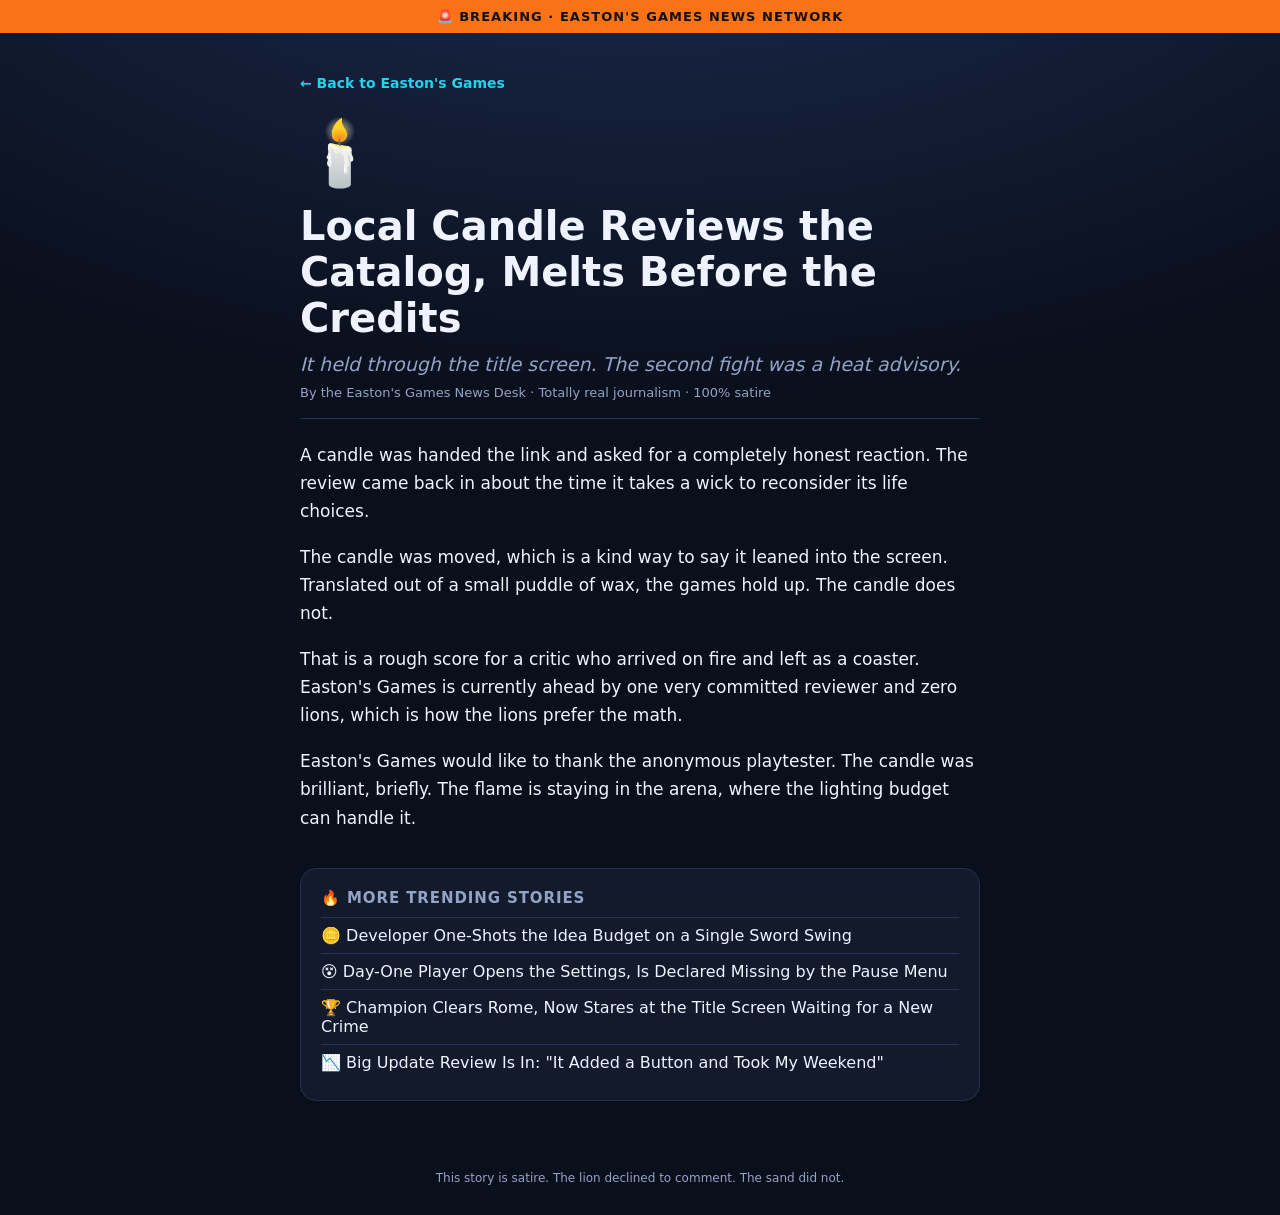
<file: stories/candle.html>
<!DOCTYPE html>
<html lang="en"><head><meta charset="utf-8"><meta name="viewport" content="width=device-width,initial-scale=1">
<title>Local Candle Reviews the Catalog, Melts Before the Credits | Easton's Games News</title>
<style>
:root{--bg:#0a0f1c;--card:#121a2c;--line:#24324f;--txt:#eef3ff;--muted:#93a3c6;--a:#22d3ee;--b:#a3e635;--hot:#f97316}
body{margin:0;font-family:-apple-system,system-ui,Segoe UI,Roboto,sans-serif;background:radial-gradient(1100px 600px at 50% -200px,#1d2f55,var(--bg));color:var(--txt);min-height:100vh}
.bar{background:var(--hot);color:#111;font-weight:800;font-size:13px;letter-spacing:.08em;text-transform:uppercase;padding:9px 20px;text-align:center}
article{max-width:680px;margin:0 auto;padding:40px 20px}
a.back{color:var(--a);text-decoration:none;font-weight:600;font-size:14px}
.icon{font-size:64px;margin-top:24px}
h1{font-size:clamp(28px,5vw,40px);line-height:1.15;margin:12px 0}
.dek{color:var(--muted);font-size:19px;font-style:italic;margin:0 0 10px}
.by{color:var(--muted);font-size:13px;border-bottom:1px solid var(--line);padding-bottom:18px;margin-bottom:22px}
p.body{font-size:17px;line-height:1.65;margin:0 0 18px}
.more{margin-top:36px;padding:20px;border-radius:16px;background:var(--card);border:1px solid var(--line)}
.more h3{margin:0 0 10px;font-size:15px;text-transform:uppercase;letter-spacing:.06em;color:var(--muted)}
.more a{display:block;color:var(--txt);text-decoration:none;padding:8px 0;border-top:1px solid var(--line)}
.more a:hover{color:var(--a)}
footer{text-align:center;color:var(--muted);font-size:12px;padding:30px 20px}
</style></head><body>
<div class="bar">🚨 Breaking · Easton's Games News Network</div>
<article>
<a class="back" href="../games.html">← Back to Easton's Games</a>
<div class="icon">🕯️</div>
<h1>Local Candle Reviews the Catalog, Melts Before the Credits</h1>
<p class="dek">It held through the title screen. The second fight was a heat advisory.</p>
<div class="by">By the Easton's Games News Desk · Totally real journalism · 100% satire</div>
<p class="body">A candle was handed the link and asked for a completely honest reaction. The review came back in about the time it takes a wick to reconsider its life choices.</p><p class="body">The candle was moved, which is a kind way to say it leaned into the screen. Translated out of a small puddle of wax, the games hold up. The candle does not.</p><p class="body">That is a rough score for a critic who arrived on fire and left as a coaster. Easton's Games is currently ahead by one very committed reviewer and zero lions, which is how the lions prefer the math.</p><p class="body">Easton's Games would like to thank the anonymous playtester. The candle was brilliant, briefly. The flame is staying in the arena, where the lighting budget can handle it.</p>
<div class="more"><h3>🔥 More trending stories</h3><a href="tokens.html">🪙 Developer One-Shots the Idea Budget on a Single Sword Swing</a><a href="overwhelmed.html">😵 Day-One Player Opens the Settings, Is Declared Missing by the Pause Menu</a><a href="no-content.html">🏆 Champion Clears Rome, Now Stares at the Title Screen Waiting for a New Crime</a><a href="expansion.html">📉 Big Update Review Is In: "It Added a Button and Took My Weekend"</a></div>
</article>
<footer>This story is satire. The lion declined to comment. The sand did not.</footer>
</body></html>
</file>
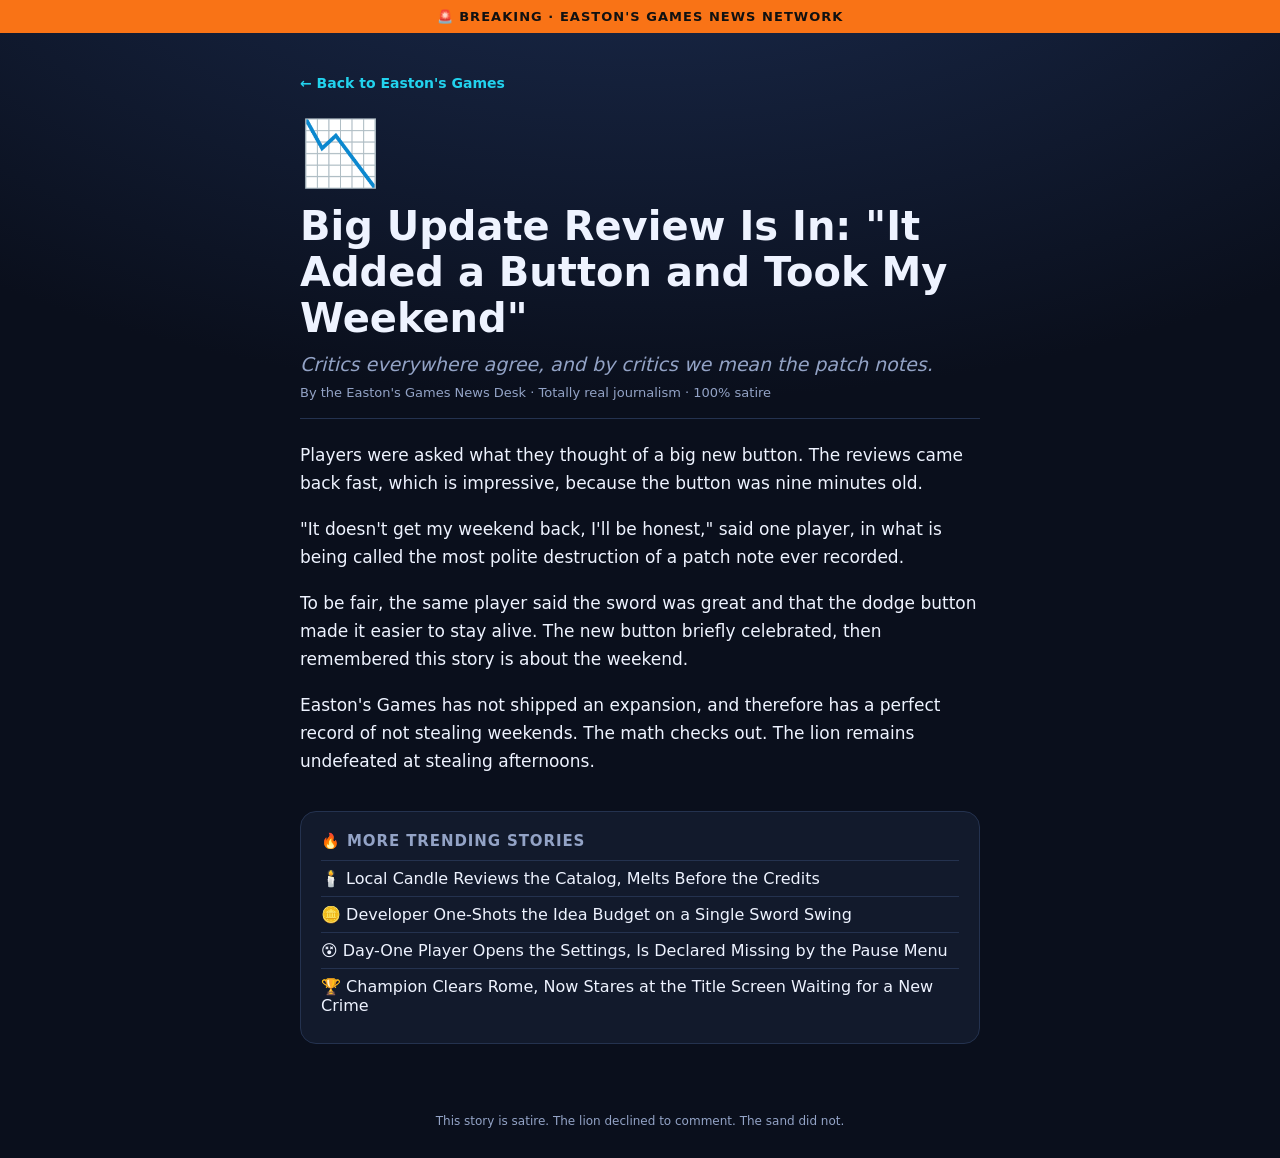
<file: stories/expansion.html>
<!DOCTYPE html>
<html lang="en"><head><meta charset="utf-8"><meta name="viewport" content="width=device-width,initial-scale=1">
<title>Big Update Review Is In: "It Added a Button and Took My Weekend" | Easton's Games News</title>
<style>
:root{--bg:#0a0f1c;--card:#121a2c;--line:#24324f;--txt:#eef3ff;--muted:#93a3c6;--a:#22d3ee;--b:#a3e635;--hot:#f97316}
body{margin:0;font-family:-apple-system,system-ui,Segoe UI,Roboto,sans-serif;background:radial-gradient(1100px 600px at 50% -200px,#1d2f55,var(--bg));color:var(--txt);min-height:100vh}
.bar{background:var(--hot);color:#111;font-weight:800;font-size:13px;letter-spacing:.08em;text-transform:uppercase;padding:9px 20px;text-align:center}
article{max-width:680px;margin:0 auto;padding:40px 20px}
a.back{color:var(--a);text-decoration:none;font-weight:600;font-size:14px}
.icon{font-size:64px;margin-top:24px}
h1{font-size:clamp(28px,5vw,40px);line-height:1.15;margin:12px 0}
.dek{color:var(--muted);font-size:19px;font-style:italic;margin:0 0 10px}
.by{color:var(--muted);font-size:13px;border-bottom:1px solid var(--line);padding-bottom:18px;margin-bottom:22px}
p.body{font-size:17px;line-height:1.65;margin:0 0 18px}
.more{margin-top:36px;padding:20px;border-radius:16px;background:var(--card);border:1px solid var(--line)}
.more h3{margin:0 0 10px;font-size:15px;text-transform:uppercase;letter-spacing:.06em;color:var(--muted)}
.more a{display:block;color:var(--txt);text-decoration:none;padding:8px 0;border-top:1px solid var(--line)}
.more a:hover{color:var(--a)}
footer{text-align:center;color:var(--muted);font-size:12px;padding:30px 20px}
</style></head><body>
<div class="bar">🚨 Breaking · Easton's Games News Network</div>
<article>
<a class="back" href="../games.html">← Back to Easton's Games</a>
<div class="icon">📉</div>
<h1>Big Update Review Is In: "It Added a Button and Took My Weekend"</h1>
<p class="dek">Critics everywhere agree, and by critics we mean the patch notes.</p>
<div class="by">By the Easton's Games News Desk · Totally real journalism · 100% satire</div>
<p class="body">Players were asked what they thought of a big new button. The reviews came back fast, which is impressive, because the button was nine minutes old.</p><p class="body">"It doesn't get my weekend back, I'll be honest," said one player, in what is being called the most polite destruction of a patch note ever recorded.</p><p class="body">To be fair, the same player said the sword was great and that the dodge button made it easier to stay alive. The new button briefly celebrated, then remembered this story is about the weekend.</p><p class="body">Easton's Games has not shipped an expansion, and therefore has a perfect record of not stealing weekends. The math checks out. The lion remains undefeated at stealing afternoons.</p>
<div class="more"><h3>🔥 More trending stories</h3><a href="candle.html">🕯️ Local Candle Reviews the Catalog, Melts Before the Credits</a><a href="tokens.html">🪙 Developer One-Shots the Idea Budget on a Single Sword Swing</a><a href="overwhelmed.html">😵 Day-One Player Opens the Settings, Is Declared Missing by the Pause Menu</a><a href="no-content.html">🏆 Champion Clears Rome, Now Stares at the Title Screen Waiting for a New Crime</a></div>
</article>
<footer>This story is satire. The lion declined to comment. The sand did not.</footer>
</body></html>
</file>
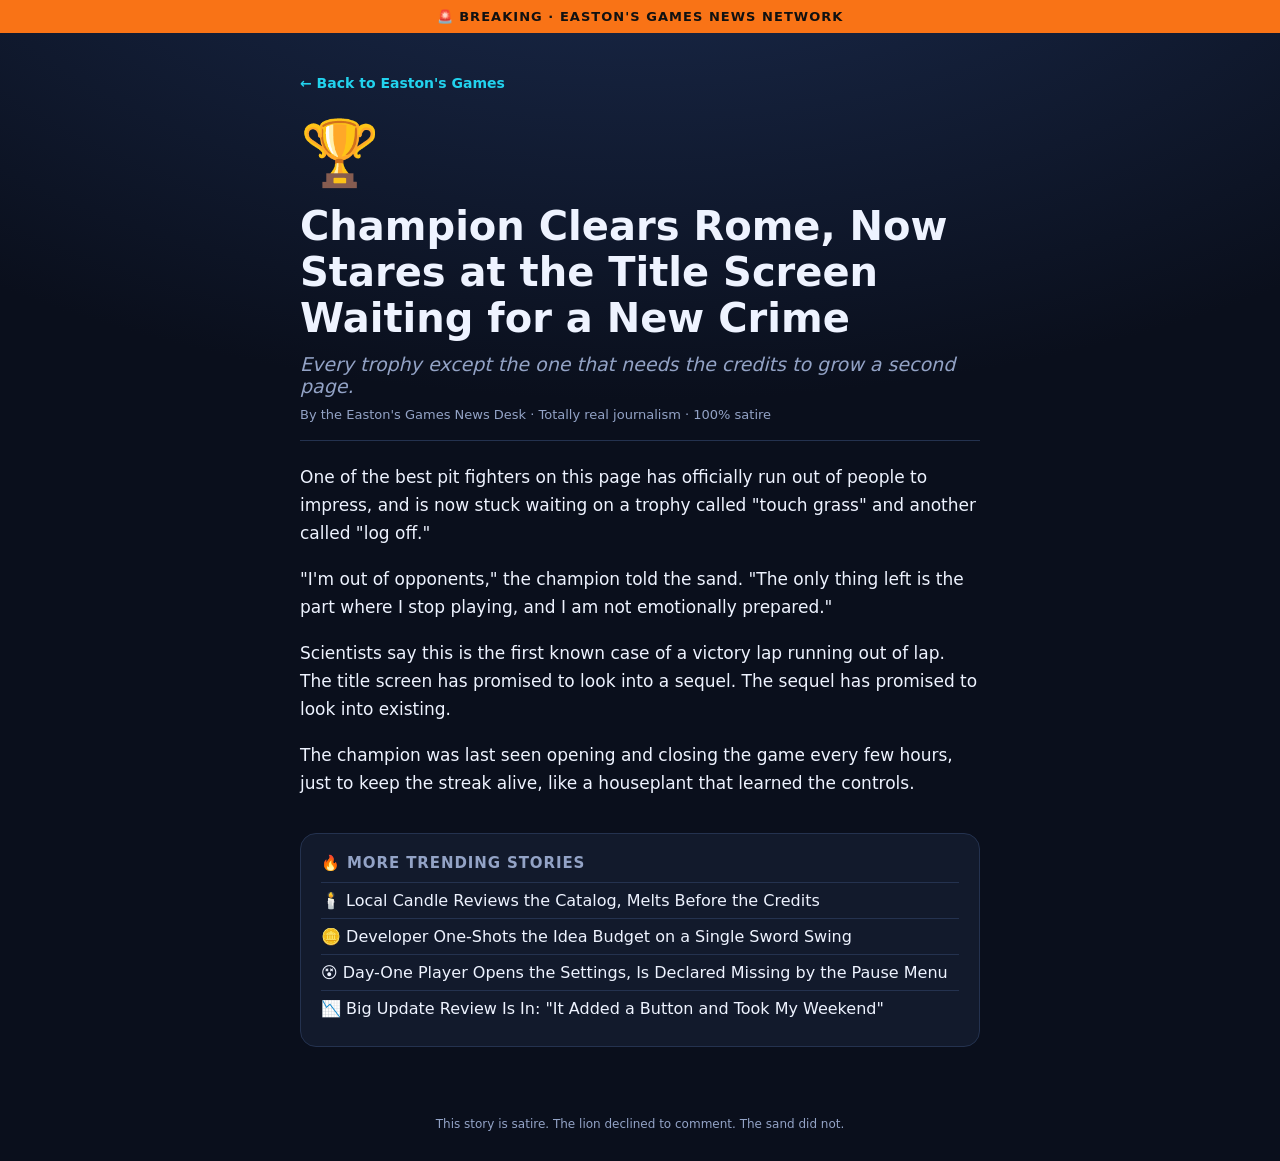
<file: stories/no-content.html>
<!DOCTYPE html>
<html lang="en"><head><meta charset="utf-8"><meta name="viewport" content="width=device-width,initial-scale=1">
<title>Champion Clears Rome, Now Stares at the Title Screen Waiting for a New Crime | Easton's Games News</title>
<style>
:root{--bg:#0a0f1c;--card:#121a2c;--line:#24324f;--txt:#eef3ff;--muted:#93a3c6;--a:#22d3ee;--b:#a3e635;--hot:#f97316}
body{margin:0;font-family:-apple-system,system-ui,Segoe UI,Roboto,sans-serif;background:radial-gradient(1100px 600px at 50% -200px,#1d2f55,var(--bg));color:var(--txt);min-height:100vh}
.bar{background:var(--hot);color:#111;font-weight:800;font-size:13px;letter-spacing:.08em;text-transform:uppercase;padding:9px 20px;text-align:center}
article{max-width:680px;margin:0 auto;padding:40px 20px}
a.back{color:var(--a);text-decoration:none;font-weight:600;font-size:14px}
.icon{font-size:64px;margin-top:24px}
h1{font-size:clamp(28px,5vw,40px);line-height:1.15;margin:12px 0}
.dek{color:var(--muted);font-size:19px;font-style:italic;margin:0 0 10px}
.by{color:var(--muted);font-size:13px;border-bottom:1px solid var(--line);padding-bottom:18px;margin-bottom:22px}
p.body{font-size:17px;line-height:1.65;margin:0 0 18px}
.more{margin-top:36px;padding:20px;border-radius:16px;background:var(--card);border:1px solid var(--line)}
.more h3{margin:0 0 10px;font-size:15px;text-transform:uppercase;letter-spacing:.06em;color:var(--muted)}
.more a{display:block;color:var(--txt);text-decoration:none;padding:8px 0;border-top:1px solid var(--line)}
.more a:hover{color:var(--a)}
footer{text-align:center;color:var(--muted);font-size:12px;padding:30px 20px}
</style></head><body>
<div class="bar">🚨 Breaking · Easton's Games News Network</div>
<article>
<a class="back" href="../games.html">← Back to Easton's Games</a>
<div class="icon">🏆</div>
<h1>Champion Clears Rome, Now Stares at the Title Screen Waiting for a New Crime</h1>
<p class="dek">Every trophy except the one that needs the credits to grow a second page.</p>
<div class="by">By the Easton's Games News Desk · Totally real journalism · 100% satire</div>
<p class="body">One of the best pit fighters on this page has officially run out of people to impress, and is now stuck waiting on a trophy called "touch grass" and another called "log off."</p><p class="body">"I'm out of opponents," the champion told the sand. "The only thing left is the part where I stop playing, and I am not emotionally prepared."</p><p class="body">Scientists say this is the first known case of a victory lap running out of lap. The title screen has promised to look into a sequel. The sequel has promised to look into existing.</p><p class="body">The champion was last seen opening and closing the game every few hours, just to keep the streak alive, like a houseplant that learned the controls.</p>
<div class="more"><h3>🔥 More trending stories</h3><a href="candle.html">🕯️ Local Candle Reviews the Catalog, Melts Before the Credits</a><a href="tokens.html">🪙 Developer One-Shots the Idea Budget on a Single Sword Swing</a><a href="overwhelmed.html">😵 Day-One Player Opens the Settings, Is Declared Missing by the Pause Menu</a><a href="expansion.html">📉 Big Update Review Is In: "It Added a Button and Took My Weekend"</a></div>
</article>
<footer>This story is satire. The lion declined to comment. The sand did not.</footer>
</body></html>
</file>
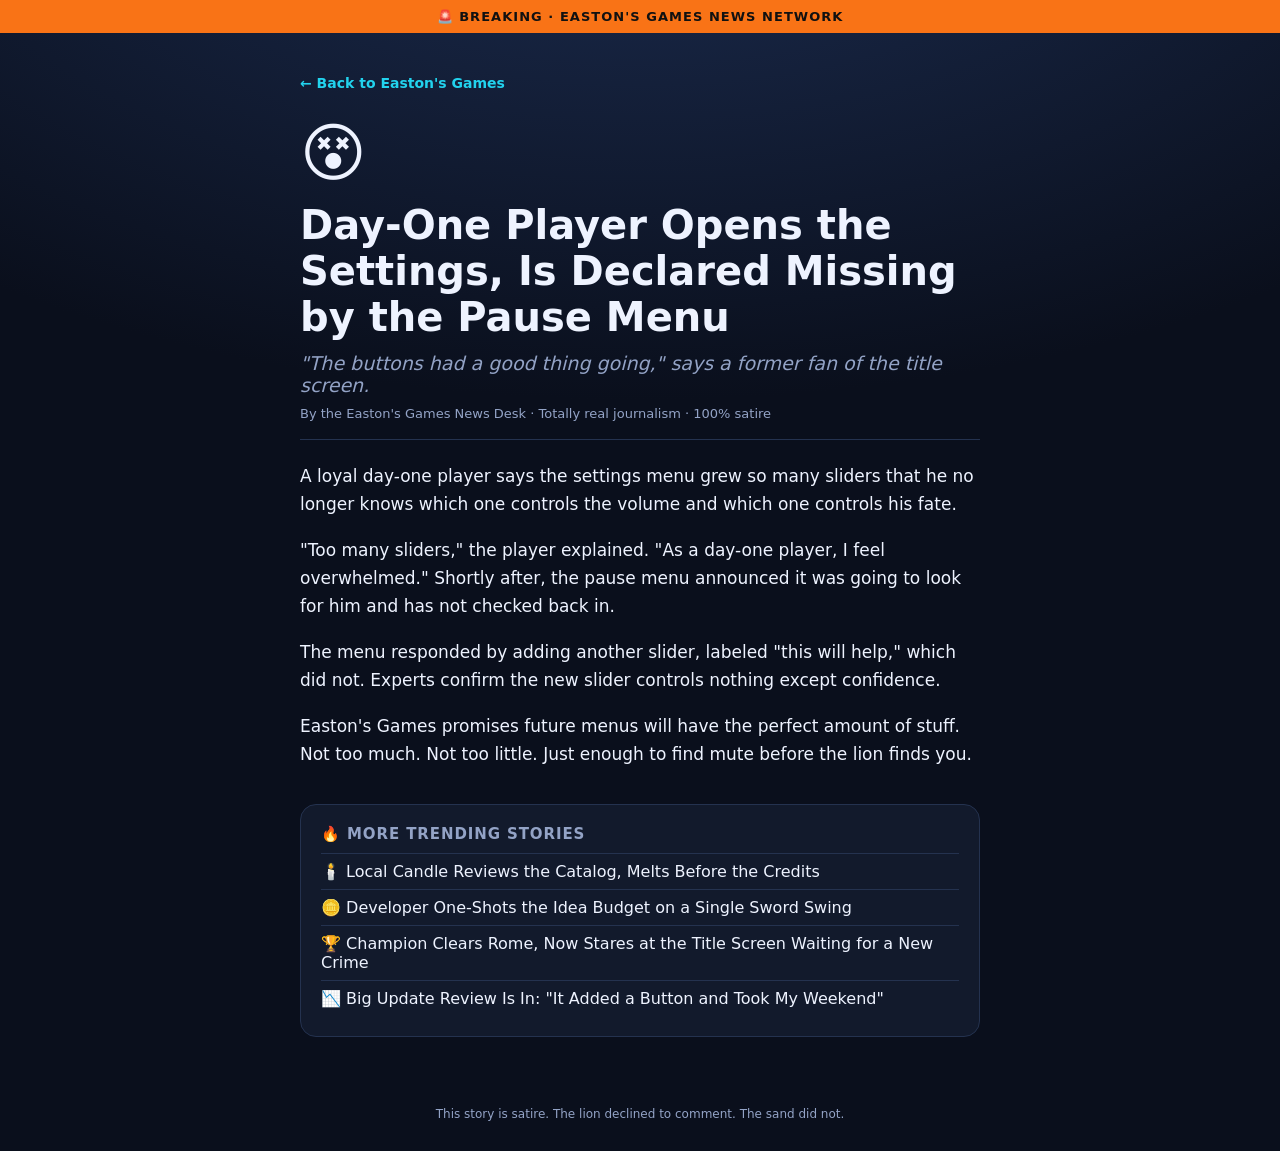
<file: stories/overwhelmed.html>
<!DOCTYPE html>
<html lang="en"><head><meta charset="utf-8"><meta name="viewport" content="width=device-width,initial-scale=1">
<title>Day-One Player Opens the Settings, Is Declared Missing by the Pause Menu | Easton's Games News</title>
<style>
:root{--bg:#0a0f1c;--card:#121a2c;--line:#24324f;--txt:#eef3ff;--muted:#93a3c6;--a:#22d3ee;--b:#a3e635;--hot:#f97316}
body{margin:0;font-family:-apple-system,system-ui,Segoe UI,Roboto,sans-serif;background:radial-gradient(1100px 600px at 50% -200px,#1d2f55,var(--bg));color:var(--txt);min-height:100vh}
.bar{background:var(--hot);color:#111;font-weight:800;font-size:13px;letter-spacing:.08em;text-transform:uppercase;padding:9px 20px;text-align:center}
article{max-width:680px;margin:0 auto;padding:40px 20px}
a.back{color:var(--a);text-decoration:none;font-weight:600;font-size:14px}
.icon{font-size:64px;margin-top:24px}
h1{font-size:clamp(28px,5vw,40px);line-height:1.15;margin:12px 0}
.dek{color:var(--muted);font-size:19px;font-style:italic;margin:0 0 10px}
.by{color:var(--muted);font-size:13px;border-bottom:1px solid var(--line);padding-bottom:18px;margin-bottom:22px}
p.body{font-size:17px;line-height:1.65;margin:0 0 18px}
.more{margin-top:36px;padding:20px;border-radius:16px;background:var(--card);border:1px solid var(--line)}
.more h3{margin:0 0 10px;font-size:15px;text-transform:uppercase;letter-spacing:.06em;color:var(--muted)}
.more a{display:block;color:var(--txt);text-decoration:none;padding:8px 0;border-top:1px solid var(--line)}
.more a:hover{color:var(--a)}
footer{text-align:center;color:var(--muted);font-size:12px;padding:30px 20px}
</style></head><body>
<div class="bar">🚨 Breaking · Easton's Games News Network</div>
<article>
<a class="back" href="../games.html">← Back to Easton's Games</a>
<div class="icon">😵</div>
<h1>Day-One Player Opens the Settings, Is Declared Missing by the Pause Menu</h1>
<p class="dek">"The buttons had a good thing going," says a former fan of the title screen.</p>
<div class="by">By the Easton's Games News Desk · Totally real journalism · 100% satire</div>
<p class="body">A loyal day-one player says the settings menu grew so many sliders that he no longer knows which one controls the volume and which one controls his fate.</p><p class="body">"Too many sliders," the player explained. "As a day-one player, I feel overwhelmed." Shortly after, the pause menu announced it was going to look for him and has not checked back in.</p><p class="body">The menu responded by adding another slider, labeled "this will help," which did not. Experts confirm the new slider controls nothing except confidence.</p><p class="body">Easton's Games promises future menus will have the perfect amount of stuff. Not too much. Not too little. Just enough to find mute before the lion finds you.</p>
<div class="more"><h3>🔥 More trending stories</h3><a href="candle.html">🕯️ Local Candle Reviews the Catalog, Melts Before the Credits</a><a href="tokens.html">🪙 Developer One-Shots the Idea Budget on a Single Sword Swing</a><a href="no-content.html">🏆 Champion Clears Rome, Now Stares at the Title Screen Waiting for a New Crime</a><a href="expansion.html">📉 Big Update Review Is In: "It Added a Button and Took My Weekend"</a></div>
</article>
<footer>This story is satire. The lion declined to comment. The sand did not.</footer>
</body></html>
</file>
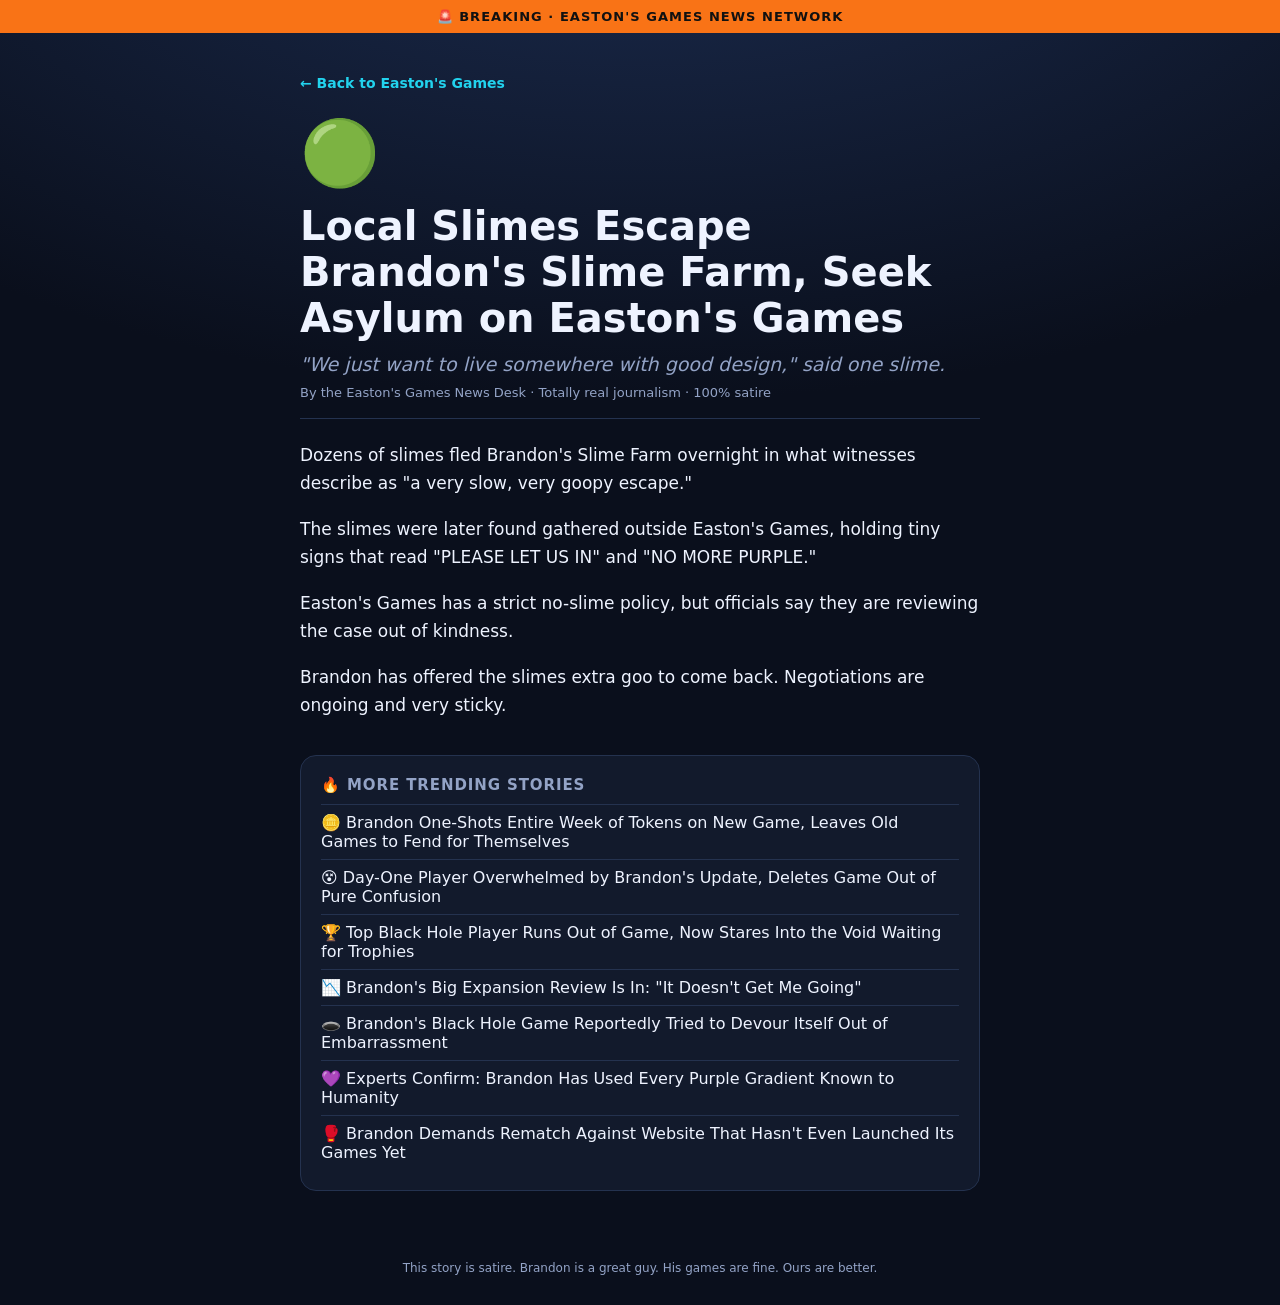
<file: stories/slimes.html>
<!DOCTYPE html>
<html lang="en"><head><meta charset="utf-8"><meta name="viewport" content="width=device-width,initial-scale=1">
<title>Local Slimes Escape Brandon&#x27;s Slime Farm, Seek Asylum on Easton&#x27;s Games | Easton's Games News</title>
<style>
:root{--bg:#0a0f1c;--card:#121a2c;--line:#24324f;--txt:#eef3ff;--muted:#93a3c6;--a:#22d3ee;--b:#a3e635;--hot:#f97316}
body{margin:0;font-family:-apple-system,system-ui,Segoe UI,Roboto,sans-serif;background:radial-gradient(1100px 600px at 50% -200px,#1d2f55,var(--bg));color:var(--txt);min-height:100vh}
.bar{background:var(--hot);color:#111;font-weight:800;font-size:13px;letter-spacing:.08em;text-transform:uppercase;padding:9px 20px;text-align:center}
article{max-width:680px;margin:0 auto;padding:40px 20px}
a.back{color:var(--a);text-decoration:none;font-weight:600;font-size:14px}
.icon{font-size:64px;margin-top:24px}
h1{font-size:clamp(28px,5vw,40px);line-height:1.15;margin:12px 0}
.dek{color:var(--muted);font-size:19px;font-style:italic;margin:0 0 10px}
.by{color:var(--muted);font-size:13px;border-bottom:1px solid var(--line);padding-bottom:18px;margin-bottom:22px}
p.body{font-size:17px;line-height:1.65;margin:0 0 18px}
.more{margin-top:36px;padding:20px;border-radius:16px;background:var(--card);border:1px solid var(--line)}
.more h3{margin:0 0 10px;font-size:15px;text-transform:uppercase;letter-spacing:.06em;color:var(--muted)}
.more a{display:block;color:var(--txt);text-decoration:none;padding:8px 0;border-top:1px solid var(--line)}
.more a:hover{color:var(--a)}
footer{text-align:center;color:var(--muted);font-size:12px;padding:30px 20px}
</style></head><body>
<div class="bar">🚨 Breaking · Easton's Games News Network</div>
<article>
<a class="back" href="../">← Back to Easton's Games</a>
<div class="icon">🟢</div>
<h1>Local Slimes Escape Brandon&#x27;s Slime Farm, Seek Asylum on Easton&#x27;s Games</h1>
<p class="dek">&quot;We just want to live somewhere with good design,&quot; said one slime.</p>
<div class="by">By the Easton's Games News Desk · Totally real journalism · 100% satire</div>
<p class="body">Dozens of slimes fled Brandon&#x27;s Slime Farm overnight in what witnesses describe as &quot;a very slow, very goopy escape.&quot;</p><p class="body">The slimes were later found gathered outside Easton&#x27;s Games, holding tiny signs that read &quot;PLEASE LET US IN&quot; and &quot;NO MORE PURPLE.&quot;</p><p class="body">Easton&#x27;s Games has a strict no-slime policy, but officials say they are reviewing the case out of kindness.</p><p class="body">Brandon has offered the slimes extra goo to come back. Negotiations are ongoing and very sticky.</p>
<div class="more"><h3>🔥 More trending stories</h3><a href="tokens.html">🪙 Brandon One-Shots Entire Week of Tokens on New Game, Leaves Old Games to Fend for Themselves</a><a href="overwhelmed.html">😵 Day-One Player Overwhelmed by Brandon&#x27;s Update, Deletes Game Out of Pure Confusion</a><a href="no-content.html">🏆 Top Black Hole Player Runs Out of Game, Now Stares Into the Void Waiting for Trophies</a><a href="expansion.html">📉 Brandon&#x27;s Big Expansion Review Is In: &quot;It Doesn&#x27;t Get Me Going&quot;</a><a href="black-hole.html">🕳️ Brandon&#x27;s Black Hole Game Reportedly Tried to Devour Itself Out of Embarrassment</a><a href="purple.html">💜 Experts Confirm: Brandon Has Used Every Purple Gradient Known to Humanity</a><a href="rematch.html">🥊 Brandon Demands Rematch Against Website That Hasn&#x27;t Even Launched Its Games Yet</a></div>
</article>
<footer>This story is satire. Brandon is a great guy. His games are fine. Ours are better.</footer>
</body></html>
</file>
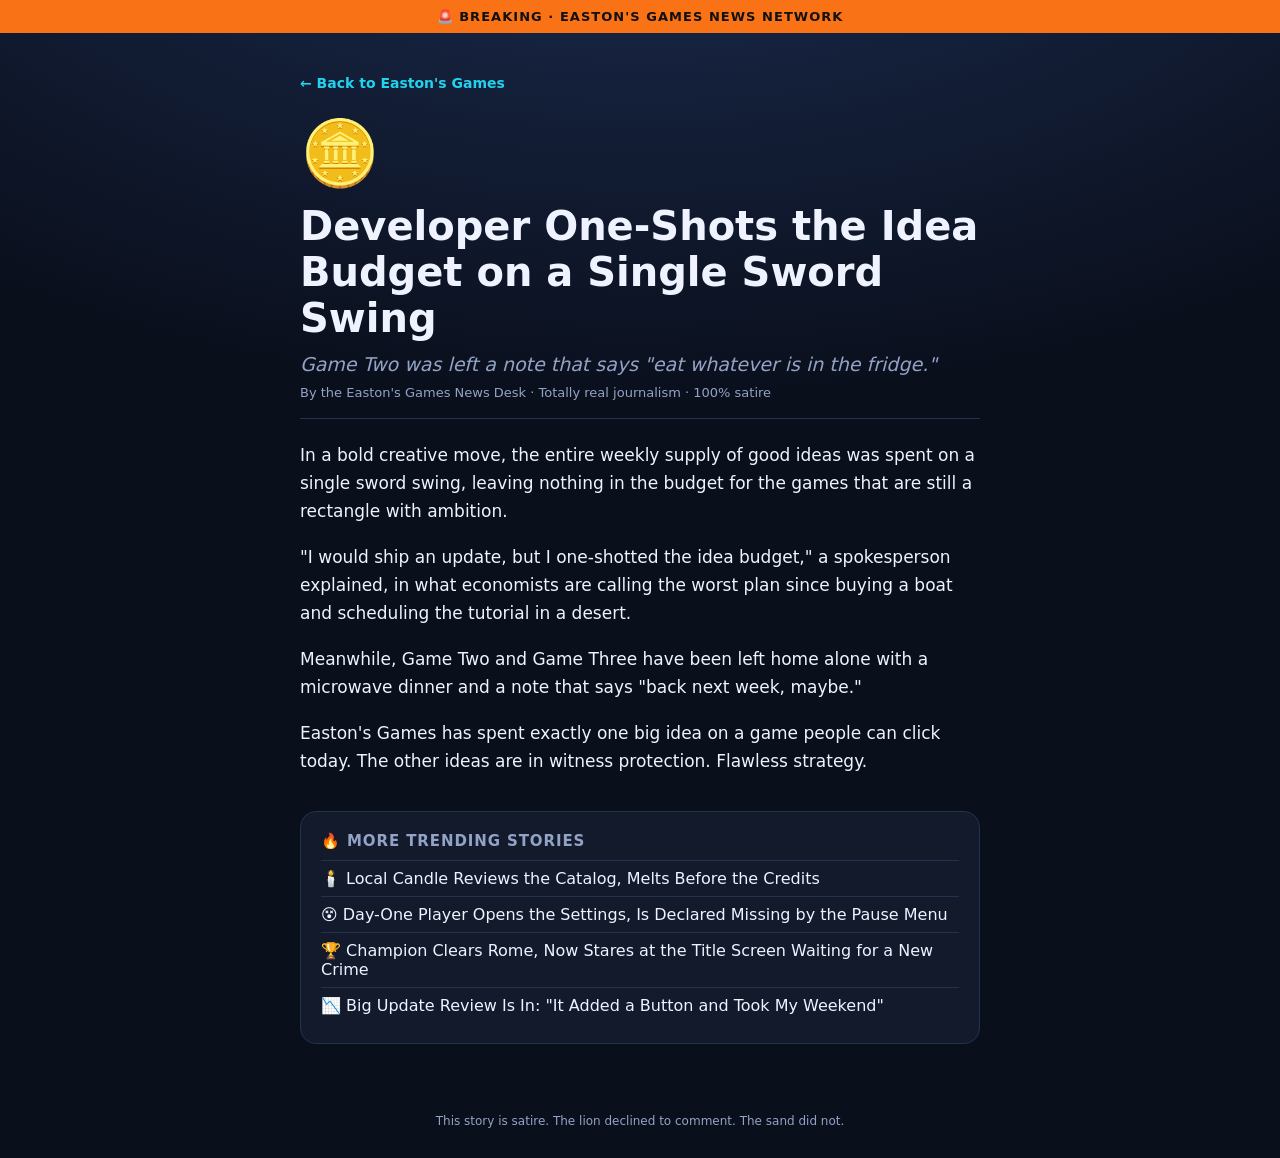
<file: stories/tokens.html>
<!DOCTYPE html>
<html lang="en"><head><meta charset="utf-8"><meta name="viewport" content="width=device-width,initial-scale=1">
<title>Developer One-Shots the Idea Budget on a Single Sword Swing | Easton's Games News</title>
<style>
:root{--bg:#0a0f1c;--card:#121a2c;--line:#24324f;--txt:#eef3ff;--muted:#93a3c6;--a:#22d3ee;--b:#a3e635;--hot:#f97316}
body{margin:0;font-family:-apple-system,system-ui,Segoe UI,Roboto,sans-serif;background:radial-gradient(1100px 600px at 50% -200px,#1d2f55,var(--bg));color:var(--txt);min-height:100vh}
.bar{background:var(--hot);color:#111;font-weight:800;font-size:13px;letter-spacing:.08em;text-transform:uppercase;padding:9px 20px;text-align:center}
article{max-width:680px;margin:0 auto;padding:40px 20px}
a.back{color:var(--a);text-decoration:none;font-weight:600;font-size:14px}
.icon{font-size:64px;margin-top:24px}
h1{font-size:clamp(28px,5vw,40px);line-height:1.15;margin:12px 0}
.dek{color:var(--muted);font-size:19px;font-style:italic;margin:0 0 10px}
.by{color:var(--muted);font-size:13px;border-bottom:1px solid var(--line);padding-bottom:18px;margin-bottom:22px}
p.body{font-size:17px;line-height:1.65;margin:0 0 18px}
.more{margin-top:36px;padding:20px;border-radius:16px;background:var(--card);border:1px solid var(--line)}
.more h3{margin:0 0 10px;font-size:15px;text-transform:uppercase;letter-spacing:.06em;color:var(--muted)}
.more a{display:block;color:var(--txt);text-decoration:none;padding:8px 0;border-top:1px solid var(--line)}
.more a:hover{color:var(--a)}
footer{text-align:center;color:var(--muted);font-size:12px;padding:30px 20px}
</style></head><body>
<div class="bar">🚨 Breaking · Easton's Games News Network</div>
<article>
<a class="back" href="../games.html">← Back to Easton's Games</a>
<div class="icon">🪙</div>
<h1>Developer One-Shots the Idea Budget on a Single Sword Swing</h1>
<p class="dek">Game Two was left a note that says "eat whatever is in the fridge."</p>
<div class="by">By the Easton's Games News Desk · Totally real journalism · 100% satire</div>
<p class="body">In a bold creative move, the entire weekly supply of good ideas was spent on a single sword swing, leaving nothing in the budget for the games that are still a rectangle with ambition.</p><p class="body">"I would ship an update, but I one-shotted the idea budget," a spokesperson explained, in what economists are calling the worst plan since buying a boat and scheduling the tutorial in a desert.</p><p class="body">Meanwhile, Game Two and Game Three have been left home alone with a microwave dinner and a note that says "back next week, maybe."</p><p class="body">Easton's Games has spent exactly one big idea on a game people can click today. The other ideas are in witness protection. Flawless strategy.</p>
<div class="more"><h3>🔥 More trending stories</h3><a href="candle.html">🕯️ Local Candle Reviews the Catalog, Melts Before the Credits</a><a href="overwhelmed.html">😵 Day-One Player Opens the Settings, Is Declared Missing by the Pause Menu</a><a href="no-content.html">🏆 Champion Clears Rome, Now Stares at the Title Screen Waiting for a New Crime</a><a href="expansion.html">📉 Big Update Review Is In: "It Added a Button and Took My Weekend"</a></div>
</article>
<footer>This story is satire. The lion declined to comment. The sand did not.</footer>
</body></html>
</file>
<file: gladiator/style.css>
:root {
  --bg: #070605;
  --ink: #f6f1e6;
  --dim: #c4b39a;
  --blood: #c4452d;
  --gold: #e8c070;
  --line: #3a2a22;
  --panel: #16100e;
  color-scheme: dark;
}

* { box-sizing: border-box; }

html, body {
  margin: 0;
  height: 100%;
  background: var(--bg);
  color: var(--ink);
  font-family: "Courier New", Courier, ui-monospace, monospace;
}

body {
  min-height: 100dvh;
  overflow: hidden;
  touch-action: none;
  user-select: none;
  -webkit-user-select: none;
  -webkit-touch-callout: none;
}

button, a { font-family: inherit; }

#app {
  height: 100dvh;
  display: flex;
  flex-direction: column;
  min-height: 0;
}

.stage {
  flex: 1;
  min-height: 0;
  display: grid;
  place-items: center;
  background:
    radial-gradient(900px 420px at 50% 30%, #1a120f 0%, #070605 70%);
}

body.touch .stage {
  align-items: end;
  justify-items: center;
  padding-bottom: 6px;
}

.frame {
  position: relative;
  box-shadow: 0 0 0 2px #1c1410, 0 18px 50px rgba(0, 0, 0, 0.45);
}

canvas {
  display: block;
  width: 100%;
  height: 100%;
  image-rendering: pixelated;
  image-rendering: crisp-edges;
  background: #070605;
  cursor: crosshair;
}

body.touch canvas { cursor: default; }

#hud {
  position: absolute;
  inset: 0;
  padding: 8px;
  pointer-events: none;
  display: grid;
  grid-template-columns: minmax(120px, 42%) 1fr auto;
  grid-template-rows: auto auto;
  align-items: start;
  gap: 4px 8px;
}

#app[data-act="2"] .pips { display: none; }

#app[data-mode="title"] #hud,
#app[data-mode="dead"] #hud,
#app[data-mode="free"] #hud,
#app[data-mode="title"] #prompt,
#app[data-mode="dead"] #prompt,
#app[data-mode="free"] #prompt,
#app[data-mode="paused"] #prompt { display: none; }

.bars { display: flex; flex-direction: column; gap: 4px; }

.bar {
  position: relative;
  height: 12px;
  width: min(220px, 34vw);
  background: #140c0a;
  border: 2px solid #140c0a;
  box-shadow: 0 0 0 1px #6a5344;
}

.bar .fill {
  display: block;
  height: 100%;
  width: 100%;
  transform-origin: left center;
  transform: scaleX(1);
}

.bar.hp .fill { background: linear-gradient(90deg, #7a1618, #e15a3a 70%, #f0c070); }
.bar.st .fill { background: linear-gradient(90deg, #8a6230, #e8c070 80%, #fff1c4); }
.bar.st.low .fill { background: #a33b2a; }
.bar.st.low { animation: stamblink 0.35s steps(2) infinite; }

@keyframes stamblink { 50% { filter: brightness(1.6); } }

.bar b {
  position: absolute;
  left: 4px;
  top: -1px;
  font-size: 9px;
  letter-spacing: 0.08em;
  color: #1a0c08;
  mix-blend-mode: multiply;
}

#fight-label {
  text-align: center;
  text-shadow: 1px 1px 0 #000, -1px 0 0 #000;
}

#fight-label strong {
  display: block;
  font-size: 12px;
  letter-spacing: 0.08em;
  text-transform: uppercase;
}

#fight-label span {
  display: block;
  margin-top: 2px;
  color: var(--gold);
  font-size: 10px;
  letter-spacing: 0.14em;
}

.pips { display: flex; gap: 4px; justify-content: center; margin-top: 4px; }
.pips i {
  width: 8px;
  height: 8px;
  background: #3a2a22;
  box-shadow: inset 0 0 0 1px #000;
  display: block;
}
.pips i.now { background: var(--gold); }
.pips i.done { background: var(--blood); }

.hud-actions { display: flex; gap: 6px; pointer-events: auto; }

.hud-actions button,
.ghost {
  background: #1a1210;
  color: var(--ink);
  border: 2px solid #6a5344;
  padding: 4px 8px;
  font-size: 11px;
  letter-spacing: 0.08em;
  text-transform: uppercase;
  cursor: pointer;
}

.hud-actions button:hover,
.ghost:hover { border-color: var(--gold); color: var(--gold); }

#prompt {
  position: absolute;
  left: 8px;
  right: 8px;
  bottom: 8px;
  margin: 0;
  padding: 7px 8px;
  background: rgba(10, 6, 6, 0.82);
  border: 2px solid #6a5344;
  color: var(--ink);
  font-size: 12px;
  line-height: 1.35;
  text-align: center;
  pointer-events: none;
  text-shadow: 1px 1px 0 #000;
}

#banner {
  position: absolute;
  left: 50%;
  top: 4px;
  transform: translateX(-50%);
  text-align: center;
  pointer-events: none;
  width: max-content;
  max-width: 40%;
  background: rgba(8, 6, 6, 0.9);
  border: 2px solid #6a5344;
  padding: 4px 8px 5px;
}

#app.banner-on #fight-label { visibility: hidden; }

body.touch #banner {
  position: fixed;
  top: max(10px, env(safe-area-inset-top));
  z-index: 6;
  max-width: min(92vw, 440px);
}

#banner p { margin: 0; letter-spacing: 0.16em; text-transform: uppercase; font-size: 10px; color: var(--gold); }
#banner h2 { margin: 2px 0; font-size: 16px; letter-spacing: 0.06em; text-transform: uppercase; }
#banner .sub { color: var(--dim); letter-spacing: 0.02em; text-transform: none; font-size: 11px; }

.touch-controls {
  height: calc(148px + env(safe-area-inset-bottom));
  padding: 6px 14px calc(10px + env(safe-area-inset-bottom));
  display: flex;
  align-items: center;
  justify-content: space-between;
  gap: 12px;
  background: linear-gradient(#120e0c, #070605);
  border-top: 2px solid #2a201c;
}

.touch-controls[hidden] { display: none !important; }

.joy {
  width: 118px;
  height: 118px;
  border-radius: 50%;
  background: radial-gradient(circle at 50% 50%, #241814 40%, #100c0b 72%);
  border: 2px solid #6a5344;
  position: relative;
  touch-action: none;
  flex: 0 0 auto;
}

.knob {
  position: absolute;
  left: 50%;
  top: 50%;
  width: 48px;
  height: 48px;
  margin: 0;
  border-radius: 50%;
  background: radial-gradient(circle at 40% 35%, #f6f1e6, #c4b39a 45%, #6a5344);
  transform: translate(-50%, -50%);
  box-shadow: 2px 2px 0 #000;
  pointer-events: none;
}

.buttons {
  display: flex;
  align-items: center;
  justify-content: flex-end;
  gap: 10px;
  flex: 1;
}

.act {
  touch-action: none;
  border: 3px solid #140c0a;
  color: #1a0c08;
  font-weight: 800;
  letter-spacing: 0.06em;
  text-transform: uppercase;
  box-shadow: 3px 3px 0 #000;
  width: 74px;
  height: 74px;
  border-radius: 50%;
  font-size: 11px;
}

.act:active, .act.is-down { transform: translate(2px, 2px); box-shadow: 1px 1px 0 #000; }

.act-attack { background: #e15a3a; width: 86px; height: 86px; font-size: 13px; }
.act-block { background: #d5dbe6; }
.act-dodge { background: #e8c070; width: 64px; height: 64px; }

#overlay {
  position: fixed;
  inset: 0;
  z-index: 20;
  display: grid;
  place-items: center;
  padding: 18px;
  background: rgba(6, 4, 4, 0.72);
}

#overlay[hidden] { display: none !important; }

.panel {
  width: min(520px, 100%);
  max-height: min(92dvh, 760px);
  overflow: auto;
  background: var(--panel);
  border: 3px solid #6a5344;
  box-shadow: 8px 8px 0 #000;
  padding: 22px 20px 18px;
  text-align: center;
}

.panel[hidden] { display: none !important; }

a.site-back {
  display: block;
  margin: 0 0 12px;
  text-align: left;
  color: var(--dim);
  font-size: 12px;
  letter-spacing: 0.02em;
  text-decoration: none;
}

a.site-back:hover,
a.site-back:focus-visible {
  color: var(--gold);
  text-decoration: underline;
  text-underline-offset: 3px;
}

.panel-nav {
  display: flex;
  flex-wrap: wrap;
  align-items: baseline;
  justify-content: space-between;
  gap: 6px 12px;
  margin: 0 0 12px;
}

.panel-nav .site-back {
  display: inline;
  margin: 0;
}

a.site-feedback {
  display: inline-flex;
  align-items: center;
  min-height: 36px;
  margin-left: auto;
  padding: 4px 0;
  color: var(--dim);
  font-size: 12px;
  letter-spacing: 0.02em;
  text-decoration: none;
}

.feedback-row {
  margin: 12px 0 0;
}

.feedback-row a.site-feedback {
  margin-left: 0;
}

a.site-feedback:hover,
a.site-feedback:focus-visible {
  color: var(--gold);
  text-decoration: underline;
  text-underline-offset: 3px;
}

.eyebrow {
  margin: 0 0 8px;
  color: var(--gold);
  letter-spacing: 0.18em;
  text-transform: uppercase;
  font-size: 12px;
}

h1 {
  margin: 0;
  font-size: clamp(36px, 8vw, 58px);
  line-height: 0.9;
  letter-spacing: 0.04em;
  text-transform: uppercase;
  color: var(--ink);
  text-shadow: 3px 3px 0 #3a120e, 0 0 0 #000;
}

.lede, .panel p { color: var(--dim); font-size: 14px; line-height: 1.45; }

.controls-line {
  color: var(--gold);
  font-size: 12px;
  line-height: 1.45;
  margin: 8px 0 0;
}

button[hidden] { display: none !important; }

button.primary, button.secondary {
  display: inline-block;
  margin: 8px 6px 0;
  padding: 12px 16px;
  border: 3px solid #140c0a;
  box-shadow: 4px 4px 0 #000;
  font-weight: 800;
  letter-spacing: 0.08em;
  text-transform: uppercase;
  cursor: pointer;
  font-size: 14px;
}

button.primary { background: var(--blood); color: #1a0c08; }
button.secondary { background: #2a211c; color: var(--ink); border-color: #6a5344; }

button.primary:hover { filter: brightness(1.08); }
button.primary:active, button.secondary:active { transform: translate(2px, 2px); box-shadow: 2px 2px 0 #000; }

.stats {
  display: grid;
  grid-template-columns: 1fr 1fr;
  gap: 6px 12px;
  margin: 12px 0 4px;
  text-align: left;
  font-size: 12px;
  color: var(--dim);
}

.stats b { color: var(--ink); display: block; font-size: 16px; }

#hub-dock {
  background: #120e0c;
  border-top: 2px solid #6a5344;
  padding: 8px 10px 10px;
  max-height: 46vh;
  overflow: auto;
  z-index: 5;
  touch-action: pan-y;
}

#hub-dock[hidden] { display: none !important; }

.hub-top {
  display: flex;
  flex-wrap: wrap;
  gap: 6px 14px;
  align-items: baseline;
  color: var(--dim);
  font-size: 12px;
}

.hub-top b {
  color: var(--ink);
  letter-spacing: 0.06em;
  text-transform: uppercase;
}

.hub-note, .hub-stats, .hub-sheet p {
  margin: 6px 0;
  color: var(--dim);
  font-size: 12px;
  line-height: 1.4;
}

.hub-row, .hub-line {
  display: flex;
  flex-wrap: wrap;
  gap: 6px;
  align-items: center;
}

.hub-line { margin: 6px 0; justify-content: space-between; }
.hub-line span { flex: 1; min-width: 180px; text-align: left; color: var(--ink); font-size: 12px; line-height: 1.35; }

.hub-btn, #legend-body button, #hall-body button {
  background: #2a211c;
  color: var(--ink);
  border: 2px solid #6a5344;
  padding: 6px 8px;
  font-size: 11px;
  letter-spacing: 0.06em;
  text-transform: uppercase;
  cursor: pointer;
}

.hub-btn.primary, .hub-btn.is-on { background: var(--blood); color: #1a0c08; border-color: #140c0a; }
.hub-btn:disabled { opacity: 0.45; cursor: default; }

.hub-sheet {
  margin-top: 8px;
  padding-top: 6px;
  border-top: 2px solid #3a2a22;
  text-align: left;
}

.hub-sheet h3 {
  margin: 8px 0 4px;
  font-size: 13px;
  letter-spacing: 0.08em;
  text-transform: uppercase;
  color: var(--gold);
}

.hub-preview {
  margin: 0 0 8px;
  color: var(--gold);
  font-size: 12px;
  letter-spacing: 0.03em;
  text-align: left;
}

.fight-card {
  display: flex;
  flex-direction: column;
  gap: 4px;
  margin: 8px 0;
  padding: 8px;
  border: 2px solid #6a5344;
  background: #1c1410;
  text-align: left;
}

.fight-card.booked { border-color: var(--gold); }

.fight-card b {
  color: var(--gold);
  font-size: 13px;
  letter-spacing: 0.04em;
}

.fight-card span {
  color: var(--ink);
  font-size: 12px;
  line-height: 1.35;
}

.fight-card .hub-btn { align-self: flex-start; margin-top: 4px; }

@media (max-width: 640px) {
  .fight-card .hub-btn { align-self: stretch; min-height: 44px; }
}

.hall { list-style: none; padding: 0; margin: 8px 0; text-align: left; }
.hall li {
  padding: 6px 0;
  border-bottom: 1px solid #3a2a22;
  color: var(--ink);
  font-size: 13px;
}

body.hub-on .buttons { display: none; }

.sr-only {
  position: absolute;
  width: 1px;
  height: 1px;
  padding: 0;
  margin: -1px;
  overflow: hidden;
  clip: rect(0, 0, 0, 0);
  border: 0;
}

@media (max-height: 520px) {
  body.touch #banner {
    position: absolute;
    top: 36px;
    z-index: 3;
    max-width: 68%;
  }
  .touch-controls {
    position: absolute;
    left: 0;
    right: 0;
    bottom: 0;
    z-index: 4;
    height: 124px;
    background: linear-gradient(transparent, rgba(0, 0, 0, 0.72) 30%);
    border-top: 0;
    pointer-events: none;
  }
  .touch-controls .joy,
  .touch-controls .act { pointer-events: auto; }
  .joy { width: 96px; height: 96px; }
  .act { width: 60px; height: 60px; }
  .act-attack { width: 72px; height: 72px; }
  .panel { padding: 12px; }
  h1 { font-size: 34px; }
}

@media (max-width: 420px) {
  #hud { padding: 3px 4px; gap: 2px; }
  .bar { width: 112px; height: 8px; }
  #fight-label strong { font-size: 9px; letter-spacing: 0.04em; }
  #banner h2 { font-size: 14px; }
  #banner .sub { font-size: 12px; }
  #prompt { font-size: 11px; }
}
</file>
